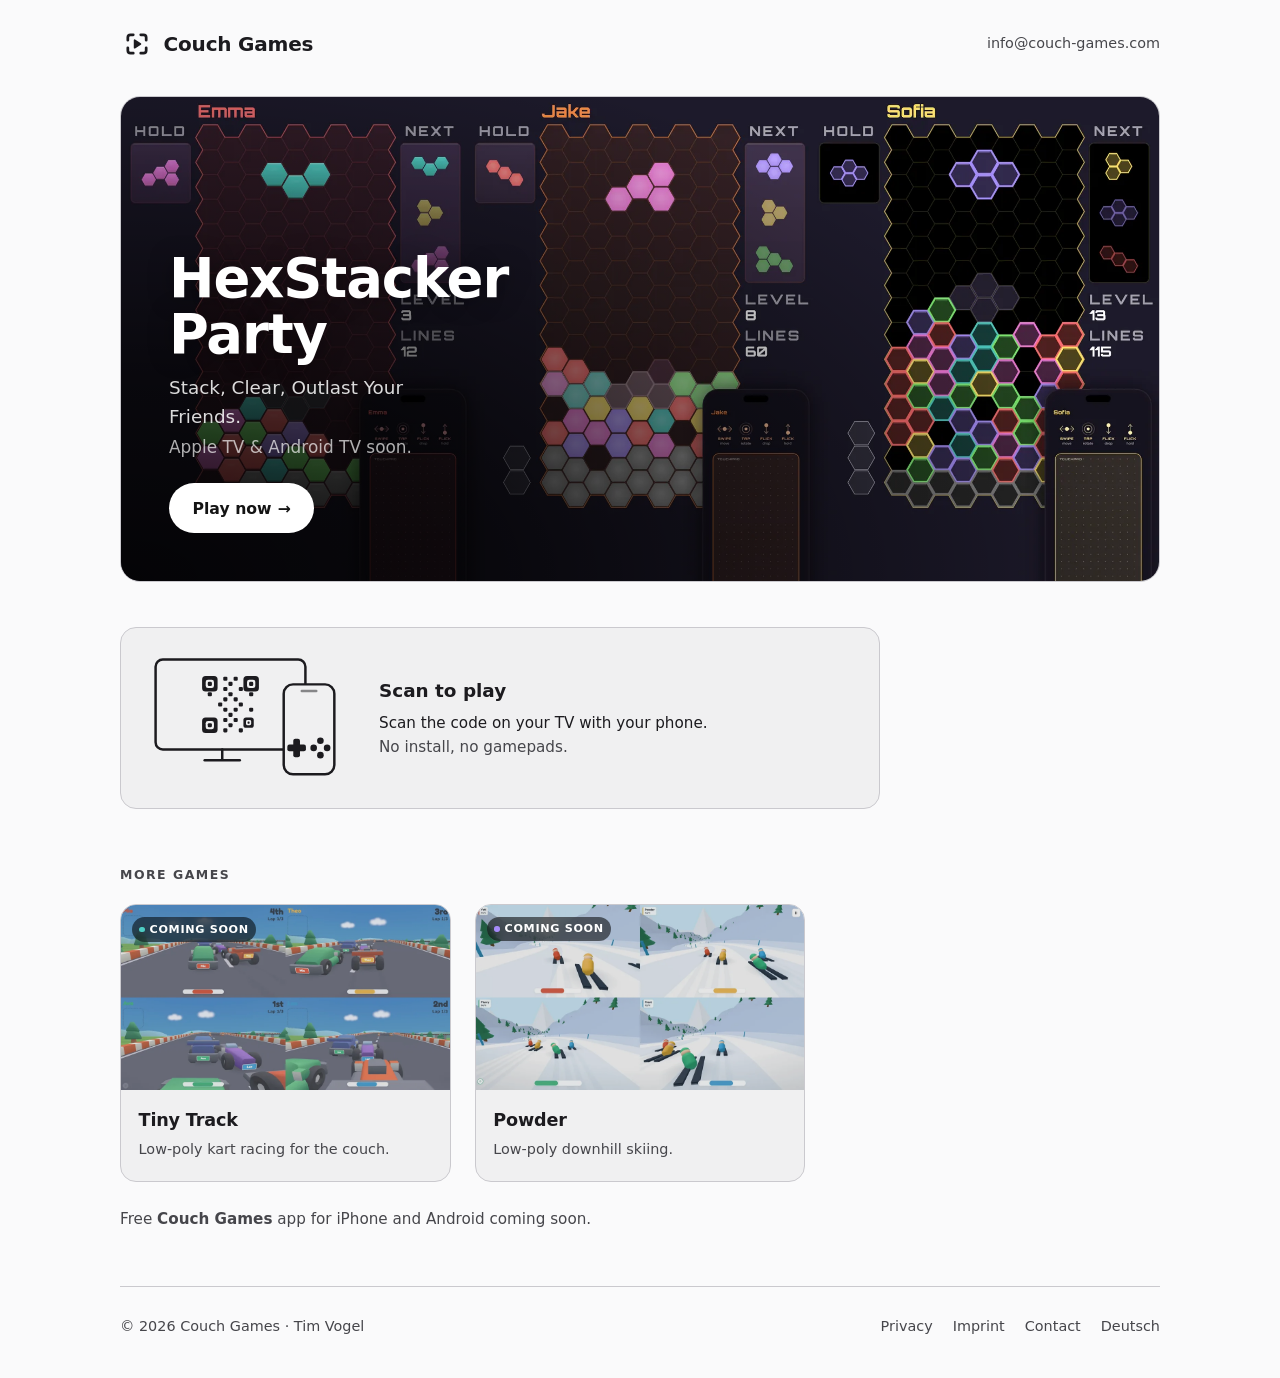
<file: index.html>
<!DOCTYPE html>
<html lang="en">
<head>
  <meta charset="UTF-8">
  <meta name="viewport" content="width=device-width, initial-scale=1.0, viewport-fit=cover">
  <meta name="theme-color" content="#FAFAFB" media="(prefers-color-scheme: light)">
  <meta name="theme-color" content="#0F0F11" media="(prefers-color-scheme: dark)">
  <title>Couch Games</title>
  <meta name="description" content="Couch Games turns your TV into the game and everyone's phone into a controller. Scan a QR code to join — no install, no extra gamepads. Starring HexStacker Party.">
  <link rel="canonical" href="https://couch-games.com/">
  <link rel="alternate" hreflang="en" href="https://couch-games.com/">
  <link rel="alternate" hreflang="de" href="https://couch-games.com/de/">
  <link rel="alternate" hreflang="x-default" href="https://couch-games.com/">
  <link rel="icon" href="/favicon.svg?v=4" type="image/svg+xml">
  <link rel="icon" href="/favicon.ico?v=4" sizes="16x16 32x32 48x48">
  <link rel="apple-touch-icon" href="/apple-touch-icon.png?v=4">
  <meta property="og:type" content="website">
  <meta property="og:title" content="Couch Games — play together on the big screen">
  <meta property="og:description" content="The TV is the game, your phone is the controller. Scan a QR code and play — no install.">
  <meta property="og:url" content="https://couch-games.com/">
  <meta property="og:image" content="https://couch-games.com/assets/artwork/hexstacker-16x9.webp">
  <link rel="stylesheet" href="/assets/theme.css?v=3">
  <link rel="stylesheet" href="/assets/landing.css?v=3">
</head>
<body>
  <div class="wrap">

    <!-- Offered to visitors whose browser prefers German. Suggests, never forces;
         dismissal and the footer toggle are both remembered in localStorage. -->
    <aside class="langbar" id="langbar" lang="de" hidden>
      <span>Diese Seite gibt es auch auf Deutsch.</span>
      <a class="langbar__accept" href="/de/" data-lang-set="de">Auf Deutsch anzeigen →</a>
      <button class="langbar__dismiss" type="button" aria-label="Schließen">✕</button>
    </aside>

    <header class="topbar">
      <a class="brand" href="/">
        <svg viewBox="0 0 100 100" aria-hidden="true" fill="none">
          <g stroke="currentColor" stroke-width="8" stroke-linecap="round" stroke-linejoin="round">
            <path d="M39 23 H31 a8 8 0 0 0 -8 8 V39"/>
            <path d="M61 23 H69 a8 8 0 0 1 8 8 V39"/>
            <path d="M61 77 H69 a8 8 0 0 0 8 -8 V61"/>
            <path d="M39 77 H31 a8 8 0 0 1 -8 -8 V61"/>
          </g>
          <path d="M43 39 L43 61 L60 50 Z" fill="currentColor" stroke="currentColor" stroke-width="5" stroke-linejoin="round" stroke-linecap="round"/>
        </svg>
        Couch&nbsp;Games
      </a>
      <a class="topbar__mail" href="mailto:info@couch-games.com">info@couch-games.com</a>
    </header>

    <section class="feature" aria-labelledby="feature-title">
      <img class="feature__bg" src="/assets/artwork/hexstacker-16x9.webp"
           srcset="/assets/artwork/hexstacker-16x9-960.webp 960w, /assets/artwork/hexstacker-16x9.webp 1920w"
           sizes="(max-width: 1160px) 100vw, 1040px"
           alt="HexStacker Party key art" width="1600" height="900" fetchpriority="high">
      <div class="feature__veil" aria-hidden="true"></div>
      <div class="feature__inner">
        <h1 id="feature-title">HexStacker Party</h1>
        <p>Stack, Clear, Outlast Your Friends.<br><span class="feature__sub">Apple&nbsp;TV &amp; Android&nbsp;TV soon.</span></p>
        <a class="cta" href="https://hexstacker.com"><span class="cta__label">Play now</span></a>
      </div>
    </section>

        <section class="how" aria-label="How it works">
      <div class="how__art" aria-hidden="true">
        <!-- TV showing an abstract (not real) square QR — three finder eyes,
             a bottom-right alignment mark, and sparse data modules — with a
             portrait phone as controller (D-pad + buttons in its lower half)
             overlapping the TV corner. One SVG so the composition can't drift. -->
        <svg viewBox="0 0 180 118" fill="none" stroke="currentColor" stroke-width="2.4" stroke-linejoin="round">
          <!-- TV; stand centered under the part the phone doesn't cover -->
          <rect x="2.5" y="2.5" width="145" height="87" rx="7"/>
          <path d="M67 89.5v10" stroke-linecap="round"/>
          <path d="M50 100h34" stroke-linecap="round"/>
          <!-- abstract square QR (footprint x39–94, y18–73), shifted to center on the TV screen (75,46) -->
          <g fill="currentColor" stroke="none" transform="translate(8.5 0.5)">
            <rect x="39" y="18" width="15" height="15" rx="3.4"/><rect x="42.5" y="21.5" width="8" height="8" rx="2.2" fill="var(--surface-low)"/><rect x="44.5" y="23.5" width="4" height="4" rx="1.2"/><rect x="79" y="18" width="15" height="15" rx="3.4"/><rect x="82.5" y="21.5" width="8" height="8" rx="2.2" fill="var(--surface-low)"/><rect x="84.5" y="23.5" width="4" height="4" rx="1.2"/><rect x="39" y="58" width="15" height="15" rx="3.4"/><rect x="42.5" y="61.5" width="8" height="8" rx="2.2" fill="var(--surface-low)"/><rect x="44.5" y="63.5" width="4" height="4" rx="1.2"/>
            <rect x="79" y="58" width="10" height="10" rx="2.5"/><rect x="81.5" y="60.5" width="5" height="5" rx="1.4" fill="var(--surface-low)"/><rect x="83.0" y="62.0" width="2" height="2" rx="0.6"/>
            <rect x="59.5" y="18.5" width="4" height="4" rx="1.1"/>
            <rect x="69.5" y="18.5" width="4" height="4" rx="1.1"/>
            <rect x="64.5" y="23.5" width="4" height="4" rx="1.1"/>
            <rect x="59.5" y="28.5" width="4" height="4" rx="1.1"/>
            <rect x="74.5" y="28.5" width="4" height="4" rx="1.1"/>
            <rect x="44.5" y="33.5" width="4" height="4" rx="1.1"/>
            <rect x="64.5" y="33.5" width="4" height="4" rx="1.1"/>
            <rect x="84.5" y="33.5" width="4" height="4" rx="1.1"/>
            <rect x="59.5" y="38.5" width="4" height="4" rx="1.1"/>
            <rect x="69.5" y="38.5" width="4" height="4" rx="1.1"/>
            <rect x="54.5" y="43.5" width="4" height="4" rx="1.1"/>
            <rect x="74.5" y="43.5" width="4" height="4" rx="1.1"/>
            <rect x="59.5" y="48.5" width="4" height="4" rx="1.1"/>
            <rect x="69.5" y="48.5" width="4" height="4" rx="1.1"/>
            <rect x="84.5" y="48.5" width="4" height="4" rx="1.1"/>
            <rect x="64.5" y="53.5" width="4" height="4" rx="1.1"/>
            <rect x="59.5" y="58.5" width="4" height="4" rx="1.1"/>
            <rect x="69.5" y="58.5" width="4" height="4" rx="1.1"/>
            <rect x="64.5" y="63.5" width="4" height="4" rx="1.1"/>
            <rect x="59.5" y="68.5" width="4" height="4" rx="1.1"/>
            <rect x="74.5" y="68.5" width="4" height="4" rx="1.1"/>
          </g>
          <!-- portrait phone as controller; its fill masks the TV corner behind it -->
          <g transform="translate(124,24)">
            <rect x="2.5" y="2.5" width="49" height="87" rx="9" fill="var(--surface-low)"/>
            <path d="M20 9h14" stroke-linecap="round" opacity="0.5"/>
            <g fill="currentColor" stroke="none">
              <!-- D-pad (left) -->
              <rect x="11.75" y="55" width="6.5" height="18" rx="2"/>
              <rect x="6" y="60.75" width="18" height="6.5" rx="2"/>
              <!-- action buttons (right) -->
              <circle cx="38" cy="57" r="3.2"/><circle cx="38" cy="71" r="3.2"/>
              <circle cx="31.5" cy="64" r="3.2"/><circle cx="44.5" cy="64" r="3.2"/>
            </g>
          </g>
        </svg>
      </div>
      <div class="how__copy">
        <h2>Scan to play</h2>
        <p><span class="lead">Scan the code on your TV with your phone.</span><br>No install, no gamepads.</p>
      </div>
    </section>

    <section class="section" aria-labelledby="more-heading">
      <h2 class="section__label" id="more-heading">More games</h2>
      <div class="shelf">

        <article class="tile tile--soon tile--tinytrack">
          <div class="tile__poster">
            <img src="/assets/artwork/tinytrack-16x9.webp"
                 srcset="/assets/artwork/tinytrack-16x9-960.webp 960w, /assets/artwork/tinytrack-16x9.webp 1920w"
                 sizes="(max-width: 700px) 100vw, (max-width: 1000px) 50vw, 330px"
                 alt="Tiny Track key art" width="1600" height="900" loading="lazy">
            <span class="tile__status">Coming soon</span>
          </div>
          <div class="tile__body">
            <h3>Tiny Track</h3>
            <p>Low-poly kart racing for the couch.</p>
          </div>
        </article>

        <article class="tile tile--soon tile--powder">
          <div class="tile__poster">
            <img src="/assets/artwork/powder-16x9.webp"
                 srcset="/assets/artwork/powder-16x9-960.webp 960w, /assets/artwork/powder-16x9.webp 1920w"
                 sizes="(max-width: 700px) 100vw, (max-width: 1000px) 50vw, 330px"
                 alt="Powder key art" width="1600" height="900" loading="lazy">
            <span class="tile__status">Coming soon</span>
          </div>
          <div class="tile__body">
            <h3>Powder</h3>
            <p>Low-poly downhill skiing.</p>
          </div>
        </article>

      </div>
      <p class="apps-note">Free <strong>Couch Games</strong> app for iPhone and Android coming soon.</p>
    </section>

    <footer>
      <div class="footer-row">
        <span>© 2026 Couch Games · Tim Vogel</span>
        <nav class="footer-links">
          <a href="/en/privacy">Privacy</a>
          <a href="/en/imprint">Imprint</a>
          <a href="mailto:info@couch-games.com">Contact</a>
          <a href="/de/" class="lang-toggle" data-lang-set="de" hreflang="de">Deutsch</a>
        </nav>
      </div>
    </footer>

  </div>

  <script src="/assets/lang.js?v=2"></script>
</body>
</html>
</file>
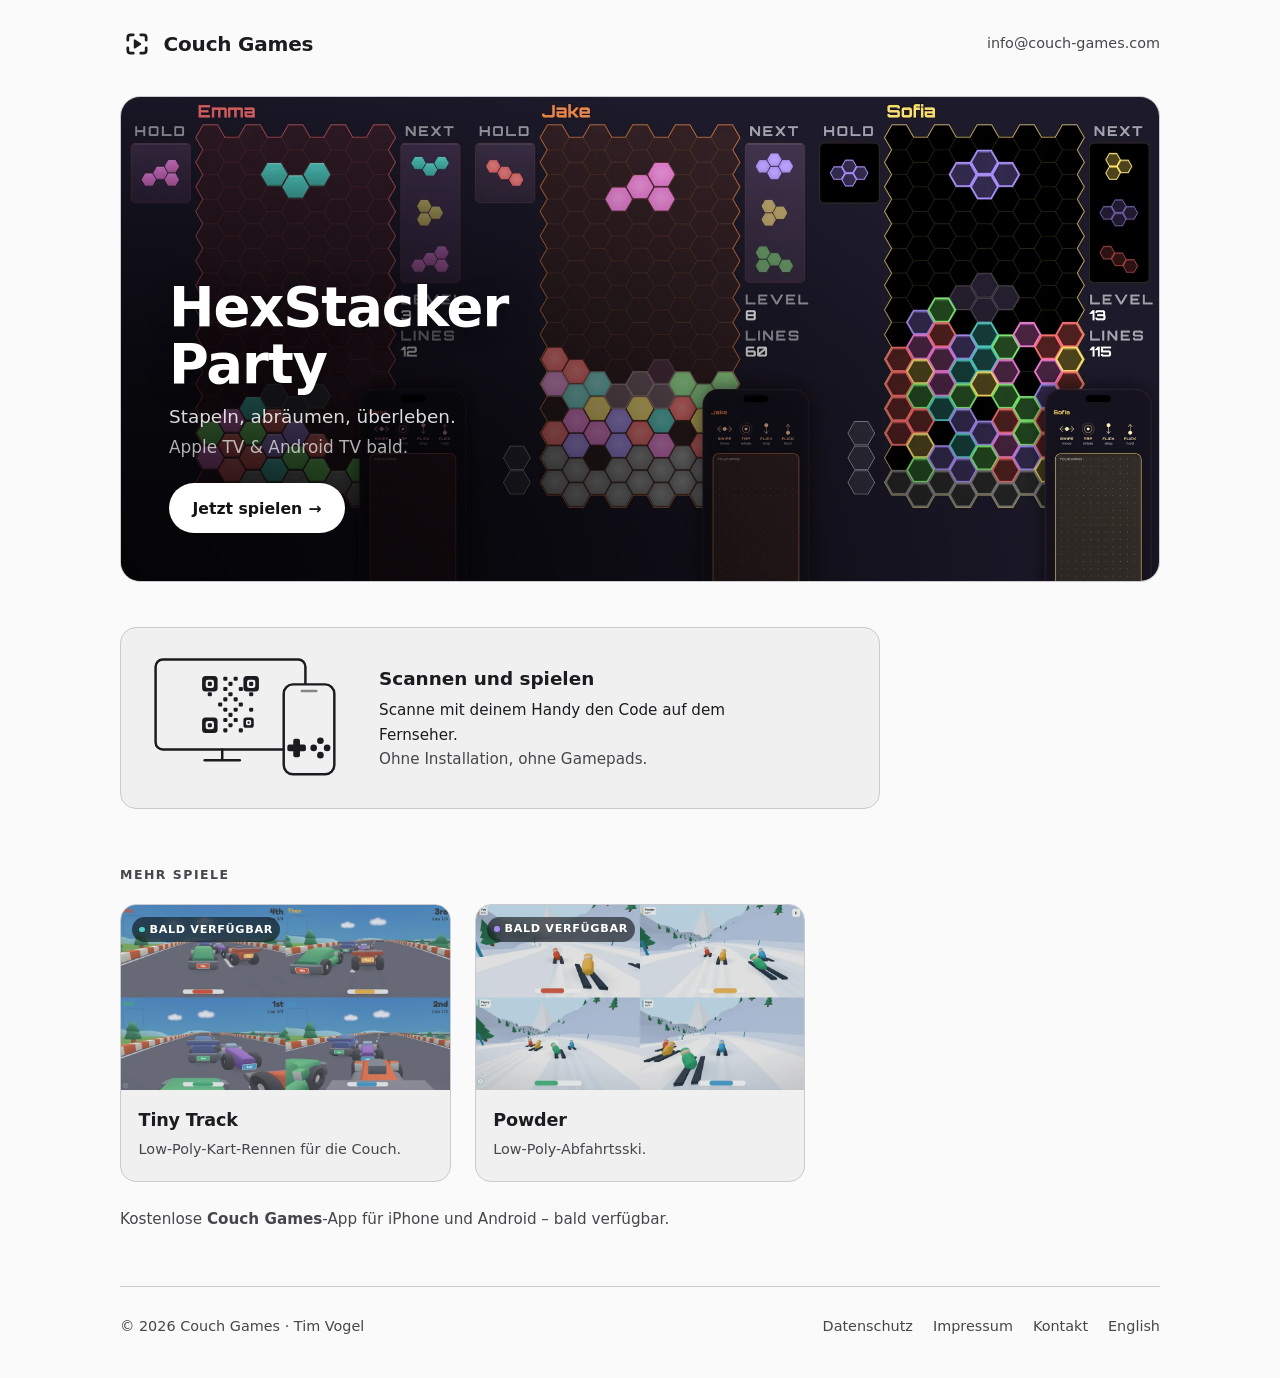
<file: de/index.html>
<!DOCTYPE html>
<html lang="de">
<head>
  <meta charset="UTF-8">
  <meta name="viewport" content="width=device-width, initial-scale=1.0, viewport-fit=cover">
  <meta name="theme-color" content="#FAFAFB" media="(prefers-color-scheme: light)">
  <meta name="theme-color" content="#0F0F11" media="(prefers-color-scheme: dark)">
  <title>Couch Games</title>
  <meta name="description" content="Couch Games macht deinen Fernseher zum Spiel und jedes Handy zum Controller. QR-Code scannen und mitspielen – ohne Installation, ohne zusätzliche Gamepads. Mit HexStacker Party.">
  <link rel="canonical" href="https://couch-games.com/de/">
  <link rel="alternate" hreflang="en" href="https://couch-games.com/">
  <link rel="alternate" hreflang="de" href="https://couch-games.com/de/">
  <link rel="alternate" hreflang="x-default" href="https://couch-games.com/">
  <link rel="icon" href="/favicon.svg?v=4" type="image/svg+xml">
  <link rel="icon" href="/favicon.ico?v=4" sizes="16x16 32x32 48x48">
  <link rel="apple-touch-icon" href="/apple-touch-icon.png?v=4">
  <meta property="og:type" content="website">
  <meta property="og:title" content="Couch Games – gemeinsam am großen Bildschirm spielen">
  <meta property="og:description" content="Der Fernseher ist das Spiel, dein Handy der Controller. QR-Code scannen und losspielen – ohne Installation.">
  <meta property="og:url" content="https://couch-games.com/de/">
  <meta property="og:image" content="https://couch-games.com/assets/artwork/hexstacker-16x9.webp">
  <link rel="stylesheet" href="/assets/theme.css?v=3">
  <link rel="stylesheet" href="/assets/landing.css?v=3">
</head>
<body>
  <div class="wrap">

    <header class="topbar">
      <a class="brand" href="/de/">
        <svg viewBox="0 0 100 100" aria-hidden="true" fill="none">
          <g stroke="currentColor" stroke-width="8" stroke-linecap="round" stroke-linejoin="round">
            <path d="M39 23 H31 a8 8 0 0 0 -8 8 V39"/>
            <path d="M61 23 H69 a8 8 0 0 1 8 8 V39"/>
            <path d="M61 77 H69 a8 8 0 0 0 8 -8 V61"/>
            <path d="M39 77 H31 a8 8 0 0 1 -8 -8 V61"/>
          </g>
          <path d="M43 39 L43 61 L60 50 Z" fill="currentColor" stroke="currentColor" stroke-width="5" stroke-linejoin="round" stroke-linecap="round"/>
        </svg>
        Couch&nbsp;Games
      </a>
      <a class="topbar__mail" href="mailto:info@couch-games.com">info@couch-games.com</a>
    </header>

    <section class="feature" aria-labelledby="feature-title">
      <img class="feature__bg" src="/assets/artwork/hexstacker-16x9.webp"
           srcset="/assets/artwork/hexstacker-16x9-960.webp 960w, /assets/artwork/hexstacker-16x9.webp 1920w"
           sizes="(max-width: 1160px) 100vw, 1040px"
           alt="HexStacker Party – Artwork" width="1600" height="900" fetchpriority="high">
      <div class="feature__veil" aria-hidden="true"></div>
      <div class="feature__inner">
        <h1 id="feature-title">HexStacker Party</h1>
        <p>Stapeln, abräumen, überleben.<br><span class="feature__sub">Apple&nbsp;TV &amp; Android&nbsp;TV bald.</span></p>
        <a class="cta" href="https://hexstacker.com"><span class="cta__label">Jetzt spielen</span></a>
      </div>
    </section>

        <section class="how" aria-label="So funktioniert's">
      <div class="how__art" aria-hidden="true">
        <!-- TV showing an abstract (not real) square QR — three finder eyes,
             a bottom-right alignment mark, and sparse data modules — with a
             portrait phone as controller (D-pad + buttons in its lower half)
             overlapping the TV corner. One SVG so the composition can't drift. -->
        <svg viewBox="0 0 180 118" fill="none" stroke="currentColor" stroke-width="2.4" stroke-linejoin="round">
          <!-- TV; stand centered under the part the phone doesn't cover -->
          <rect x="2.5" y="2.5" width="145" height="87" rx="7"/>
          <path d="M67 89.5v10" stroke-linecap="round"/>
          <path d="M50 100h34" stroke-linecap="round"/>
          <!-- abstract square QR (footprint x39–94, y18–73), shifted to center on the TV screen (75,46) -->
          <g fill="currentColor" stroke="none" transform="translate(8.5 0.5)">
            <rect x="39" y="18" width="15" height="15" rx="3.4"/><rect x="42.5" y="21.5" width="8" height="8" rx="2.2" fill="var(--surface-low)"/><rect x="44.5" y="23.5" width="4" height="4" rx="1.2"/><rect x="79" y="18" width="15" height="15" rx="3.4"/><rect x="82.5" y="21.5" width="8" height="8" rx="2.2" fill="var(--surface-low)"/><rect x="84.5" y="23.5" width="4" height="4" rx="1.2"/><rect x="39" y="58" width="15" height="15" rx="3.4"/><rect x="42.5" y="61.5" width="8" height="8" rx="2.2" fill="var(--surface-low)"/><rect x="44.5" y="63.5" width="4" height="4" rx="1.2"/>
            <rect x="79" y="58" width="10" height="10" rx="2.5"/><rect x="81.5" y="60.5" width="5" height="5" rx="1.4" fill="var(--surface-low)"/><rect x="83.0" y="62.0" width="2" height="2" rx="0.6"/>
            <rect x="59.5" y="18.5" width="4" height="4" rx="1.1"/>
            <rect x="69.5" y="18.5" width="4" height="4" rx="1.1"/>
            <rect x="64.5" y="23.5" width="4" height="4" rx="1.1"/>
            <rect x="59.5" y="28.5" width="4" height="4" rx="1.1"/>
            <rect x="74.5" y="28.5" width="4" height="4" rx="1.1"/>
            <rect x="44.5" y="33.5" width="4" height="4" rx="1.1"/>
            <rect x="64.5" y="33.5" width="4" height="4" rx="1.1"/>
            <rect x="84.5" y="33.5" width="4" height="4" rx="1.1"/>
            <rect x="59.5" y="38.5" width="4" height="4" rx="1.1"/>
            <rect x="69.5" y="38.5" width="4" height="4" rx="1.1"/>
            <rect x="54.5" y="43.5" width="4" height="4" rx="1.1"/>
            <rect x="74.5" y="43.5" width="4" height="4" rx="1.1"/>
            <rect x="59.5" y="48.5" width="4" height="4" rx="1.1"/>
            <rect x="69.5" y="48.5" width="4" height="4" rx="1.1"/>
            <rect x="84.5" y="48.5" width="4" height="4" rx="1.1"/>
            <rect x="64.5" y="53.5" width="4" height="4" rx="1.1"/>
            <rect x="59.5" y="58.5" width="4" height="4" rx="1.1"/>
            <rect x="69.5" y="58.5" width="4" height="4" rx="1.1"/>
            <rect x="64.5" y="63.5" width="4" height="4" rx="1.1"/>
            <rect x="59.5" y="68.5" width="4" height="4" rx="1.1"/>
            <rect x="74.5" y="68.5" width="4" height="4" rx="1.1"/>
          </g>
          <!-- portrait phone as controller; its fill masks the TV corner behind it -->
          <g transform="translate(124,24)">
            <rect x="2.5" y="2.5" width="49" height="87" rx="9" fill="var(--surface-low)"/>
            <path d="M20 9h14" stroke-linecap="round" opacity="0.5"/>
            <g fill="currentColor" stroke="none">
              <!-- D-pad (left) -->
              <rect x="11.75" y="55" width="6.5" height="18" rx="2"/>
              <rect x="6" y="60.75" width="18" height="6.5" rx="2"/>
              <!-- action buttons (right) -->
              <circle cx="38" cy="57" r="3.2"/><circle cx="38" cy="71" r="3.2"/>
              <circle cx="31.5" cy="64" r="3.2"/><circle cx="44.5" cy="64" r="3.2"/>
            </g>
          </g>
        </svg>
      </div>
      <div class="how__copy">
        <h2>Scannen und spielen</h2>
        <p><span class="lead">Scanne mit deinem Handy den Code auf dem Fernseher.</span><br>Ohne Installation, ohne Gamepads.</p>
      </div>
    </section>

    <section class="section" aria-labelledby="more-heading">
      <h2 class="section__label" id="more-heading">Mehr Spiele</h2>
      <div class="shelf">

        <article class="tile tile--soon tile--tinytrack">
          <div class="tile__poster">
            <img src="/assets/artwork/tinytrack-16x9.webp"
                 srcset="/assets/artwork/tinytrack-16x9-960.webp 960w, /assets/artwork/tinytrack-16x9.webp 1920w"
                 sizes="(max-width: 700px) 100vw, (max-width: 1000px) 50vw, 330px"
                 alt="Tiny Track – Artwork" width="1600" height="900" loading="lazy">
            <span class="tile__status">Bald verfügbar</span>
          </div>
          <div class="tile__body">
            <h3>Tiny Track</h3>
            <p>Low-Poly-Kart-Rennen für die Couch.</p>
          </div>
        </article>

        <article class="tile tile--soon tile--powder">
          <div class="tile__poster">
            <img src="/assets/artwork/powder-16x9.webp"
                 srcset="/assets/artwork/powder-16x9-960.webp 960w, /assets/artwork/powder-16x9.webp 1920w"
                 sizes="(max-width: 700px) 100vw, (max-width: 1000px) 50vw, 330px"
                 alt="Powder – Artwork" width="1600" height="900" loading="lazy">
            <span class="tile__status">Bald verfügbar</span>
          </div>
          <div class="tile__body">
            <h3>Powder</h3>
            <p>Low-Poly-Abfahrtsski.</p>
          </div>
        </article>

      </div>
      <p class="apps-note">Kostenlose <strong>Couch&nbsp;Games</strong>-App für iPhone und Android – bald verfügbar.</p>
    </section>

    <footer>
      <div class="footer-row">
        <span>© 2026 Couch Games · Tim Vogel</span>
        <nav class="footer-links">
          <a href="/privacy">Datenschutz</a>
          <a href="/imprint">Impressum</a>
          <a href="mailto:info@couch-games.com">Kontakt</a>
          <a href="/" class="lang-toggle" data-lang-set="en" hreflang="en">English</a>
        </nav>
      </div>
    </footer>

  </div>

  <script src="/assets/lang.js?v=2"></script>
</body>
</html>
</file>
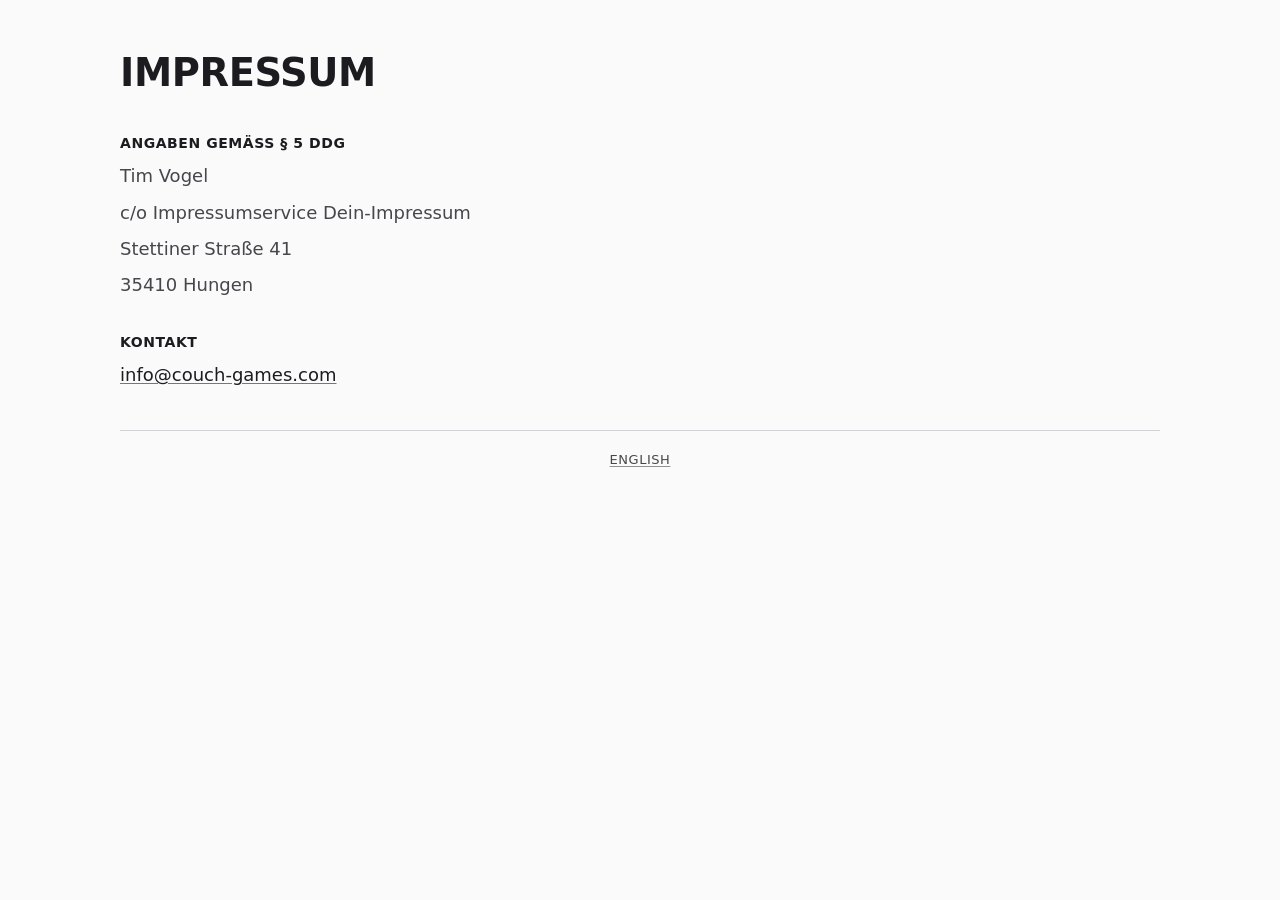
<file: imprint.html>
<!DOCTYPE html>
<html lang="de">
<head>
  <meta charset="UTF-8">
  <meta name="viewport" content="width=device-width, initial-scale=1.0, viewport-fit=cover">
  <meta name="theme-color" content="#FAFAFB" media="(prefers-color-scheme: light)">
  <meta name="theme-color" content="#0F0F11" media="(prefers-color-scheme: dark)">
  <meta name="robots" content="noindex">
  <title>Impressum · Couch Games</title>
  <link rel="icon" href="/favicon.svg" type="image/svg+xml">
  <link rel="icon" href="/favicon.ico" sizes="32x32">
  <link rel="stylesheet" href="/assets/theme.css?v=3">
  <link rel="stylesheet" href="/assets/legal.css?v=4">
</head>
<body>
  <main class="legal-shell">
    <h1>IMPRESSUM</h1>
    <dl>
      <dt>Angaben gemäß § 5 DDG</dt>
      <dd>Tim Vogel</dd>
      <dd>c/o Impressumservice Dein-Impressum</dd>
      <dd>Stettiner Straße 41</dd>
      <dd>35410 Hungen</dd>
      <dt>Kontakt</dt>
      <dd><a href="mailto:info@couch-games.com">info@couch-games.com</a></dd>
    </dl>
    <p class="footer">
      <span><a class="lang-switch" href="/en/imprint">English</a></span>
    </p>
  </main>
  <script src="/assets/lang.js?v=2"></script>
</body>
</html>
</file>
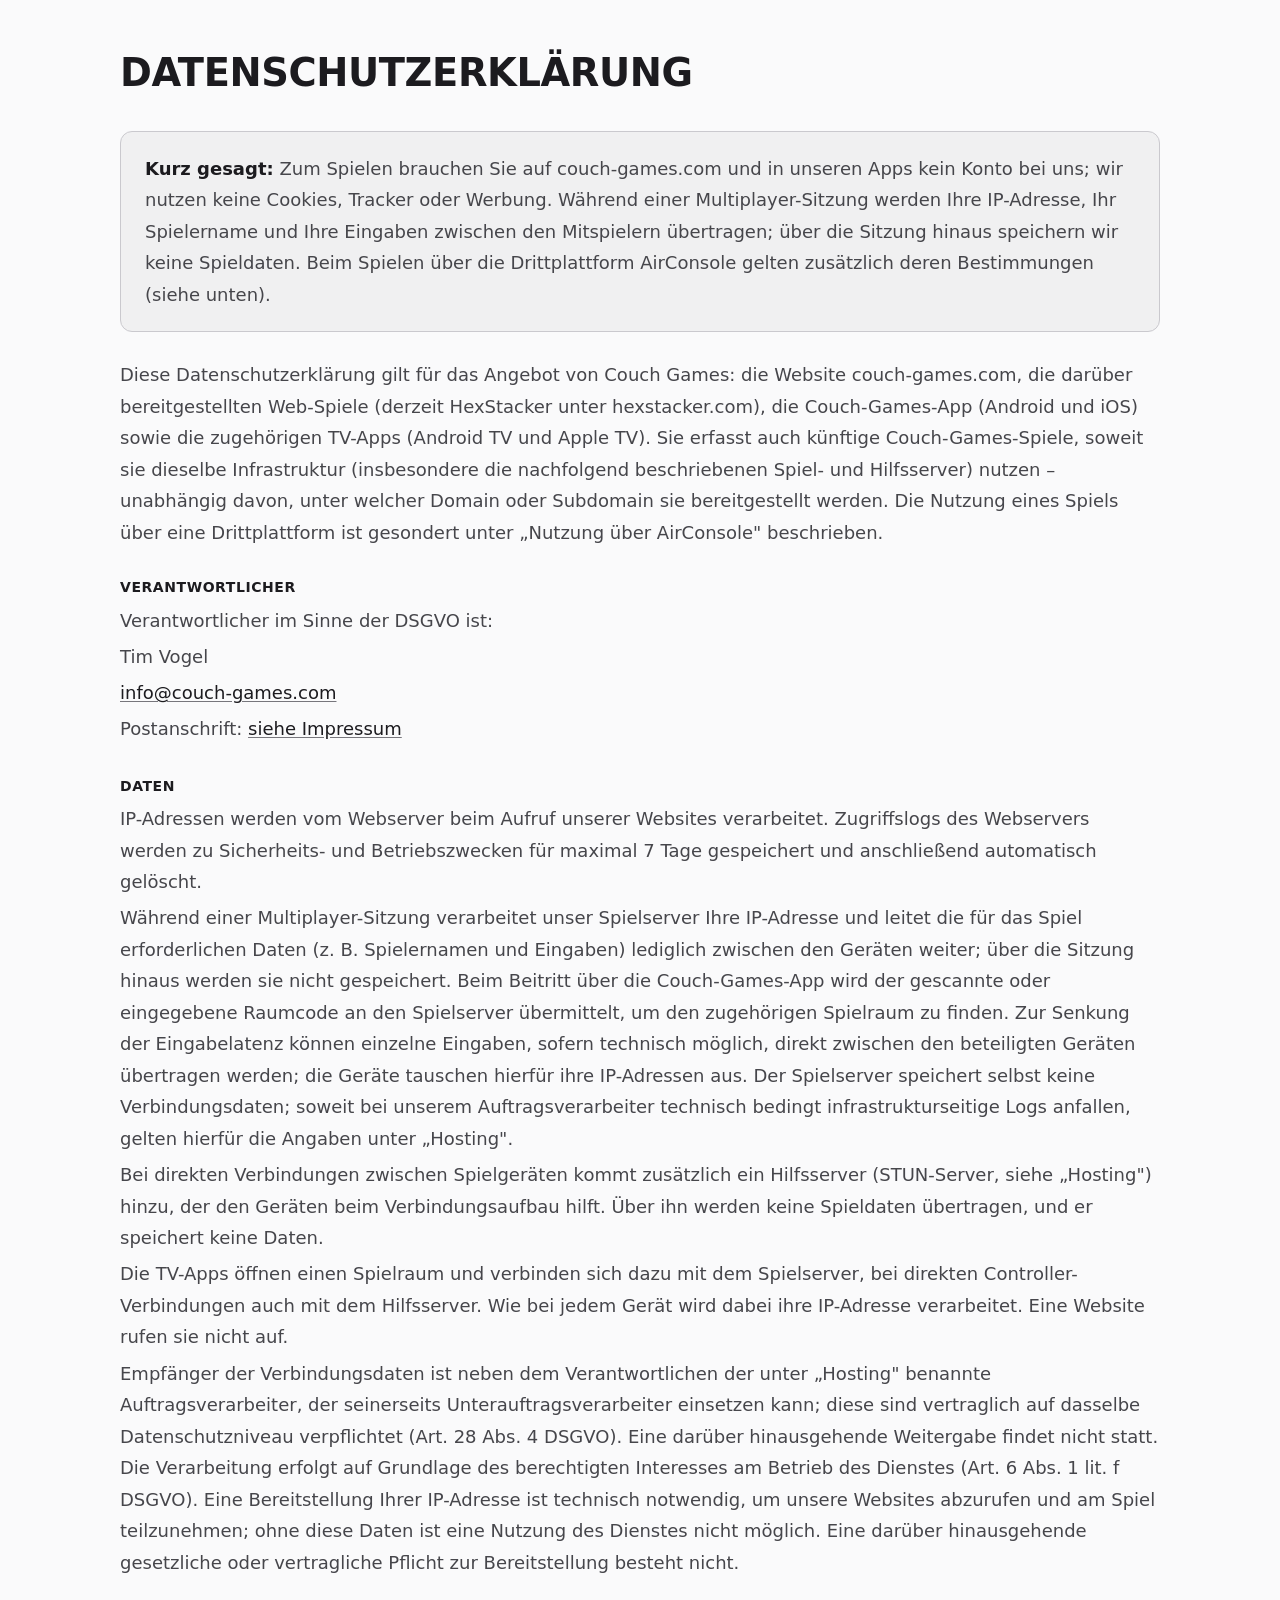
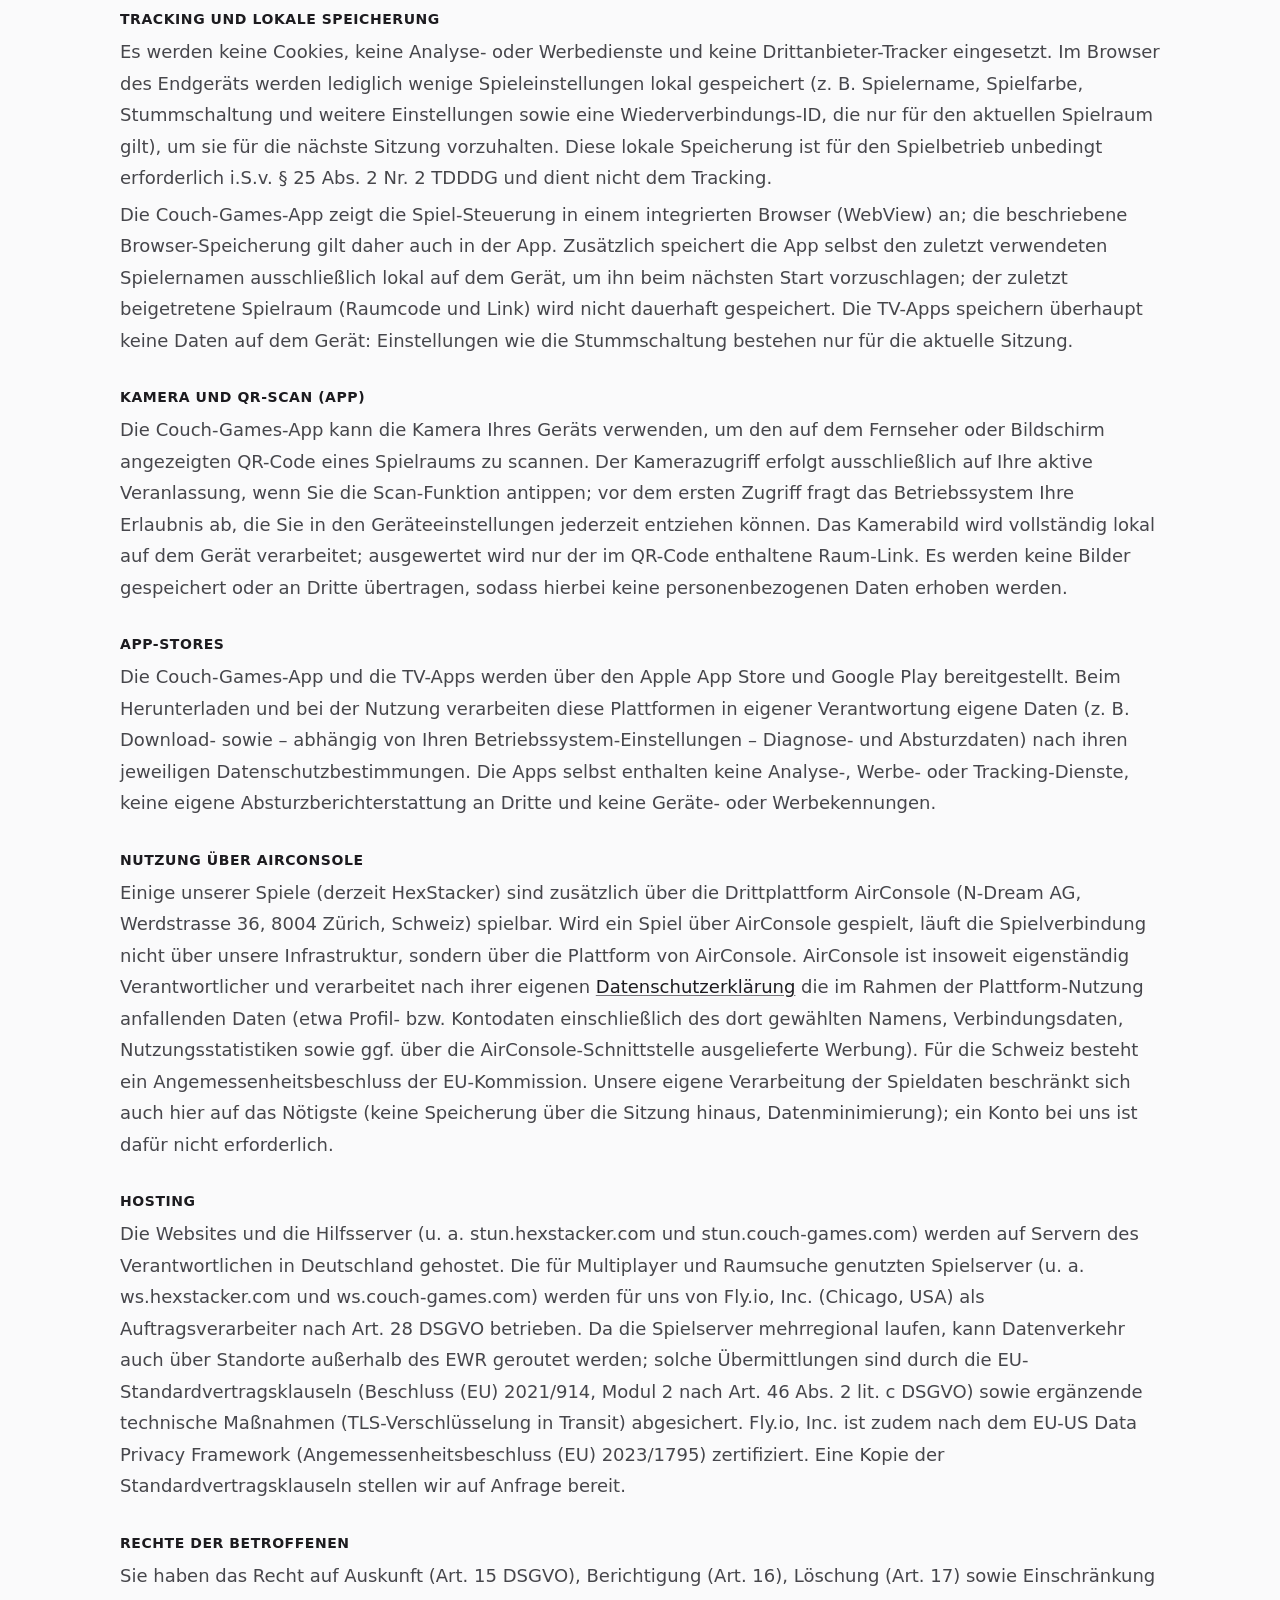
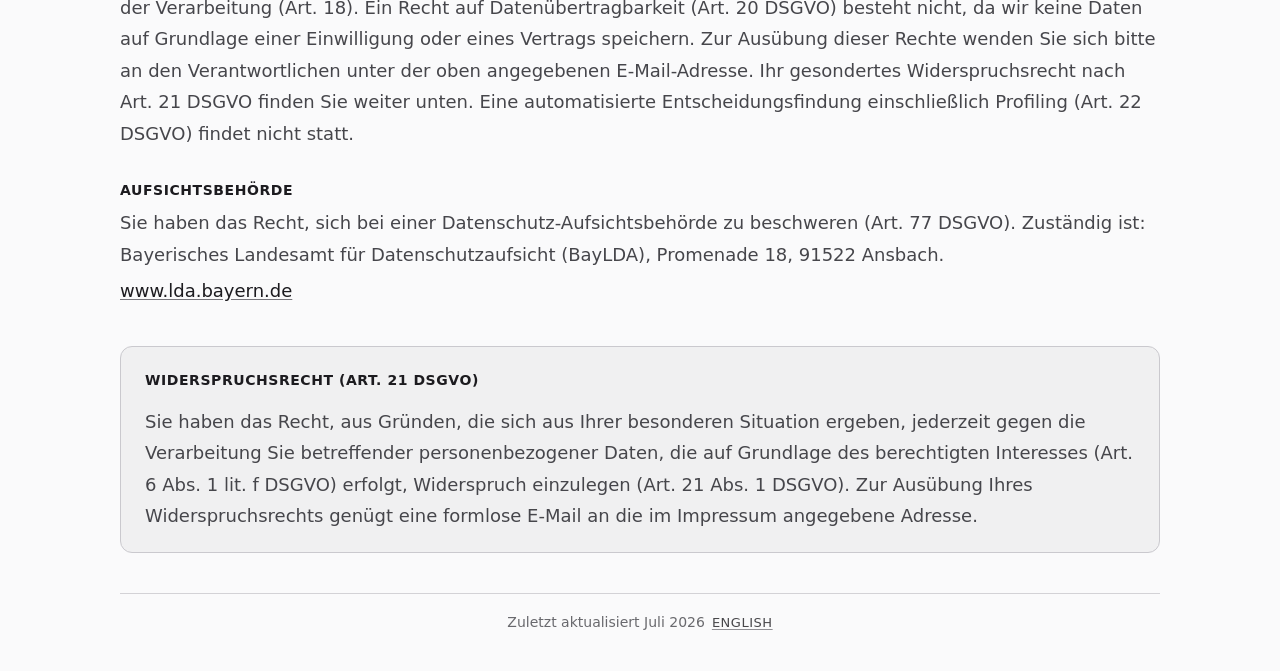
<file: privacy.html>
<!DOCTYPE html>
<html lang="de">
<head>
  <meta charset="UTF-8">
  <meta name="viewport" content="width=device-width, initial-scale=1.0, viewport-fit=cover">
  <meta name="theme-color" content="#FAFAFB" media="(prefers-color-scheme: light)">
  <meta name="theme-color" content="#0F0F11" media="(prefers-color-scheme: dark)">
  <meta name="robots" content="noindex">
  <title>Datenschutz · Couch Games</title>
  <link rel="icon" href="/favicon.svg" type="image/svg+xml">
  <link rel="icon" href="/favicon.ico" sizes="32x32">
  <link rel="stylesheet" href="/assets/theme.css?v=3">
  <link rel="stylesheet" href="/assets/legal.css?v=4">
</head>
<body>
  <main class="legal-shell">
    <h1>DATENSCHUTZ&shy;ERKLÄRUNG</h1>
    <p class="summary"><strong>Kurz gesagt:</strong> Zum Spielen brauchen Sie auf couch-games.com und in unseren Apps kein Konto bei uns; wir nutzen keine Cookies, Tracker oder Werbung. Während einer Multiplayer-Sitzung werden Ihre IP-Adresse, Ihr Spielername und Ihre Eingaben zwischen den Mitspielern übertragen; über die Sitzung hinaus speichern wir keine Spieldaten. Beim Spielen über die Drittplattform AirConsole gelten zusätzlich deren Bestimmungen (siehe unten).</p>
    <p class="intro">Diese Datenschutzerklärung gilt für das Angebot von Couch Games: die Website couch-games.com, die darüber bereitgestellten Web-Spiele (derzeit HexStacker unter hexstacker.com), die Couch-Games-App (Android und iOS) sowie die zugehörigen TV-Apps (Android TV und Apple TV). Sie erfasst auch künftige Couch-Games-Spiele, soweit sie dieselbe Infrastruktur (insbesondere die nachfolgend beschriebenen Spiel- und Hilfsserver) nutzen – unabhängig davon, unter welcher Domain oder Subdomain sie bereitgestellt werden. Die Nutzung eines Spiels über eine Drittplattform ist gesondert unter „Nutzung über AirConsole" beschrieben.</p>
    <dl>
      <dt>Verantwortlicher</dt>
      <dd>Verantwortlicher im Sinne der DSGVO ist:</dd>
      <dd>Tim Vogel</dd>
      <dd><a href="mailto:info@couch-games.com">info@couch-games.com</a></dd>
      <dd>Postanschrift: <a href="/imprint">siehe Impressum</a></dd>
      <dt>Daten</dt>
      <dd>IP-Adressen werden vom Webserver beim Aufruf unserer Websites verarbeitet. Zugriffslogs des Webservers werden zu Sicherheits- und Betriebszwecken für maximal 7 Tage gespeichert und anschließend automatisch gelöscht.</dd>
      <dd>Während einer Multiplayer-Sitzung verarbeitet unser Spielserver Ihre IP-Adresse und leitet die für das Spiel erforderlichen Daten (z. B. Spielernamen und Eingaben) lediglich zwischen den Geräten weiter; über die Sitzung hinaus werden sie nicht gespeichert. Beim Beitritt über die Couch-Games-App wird der gescannte oder eingegebene Raumcode an den Spielserver übermittelt, um den zugehörigen Spielraum zu finden. Zur Senkung der Eingabelatenz können einzelne Eingaben, sofern technisch möglich, direkt zwischen den beteiligten Geräten übertragen werden; die Geräte tauschen hierfür ihre IP-Adressen aus. Der Spielserver speichert selbst keine Verbindungsdaten; soweit bei unserem Auftragsverarbeiter technisch bedingt infrastrukturseitige Logs anfallen, gelten hierfür die Angaben unter „Hosting".</dd>
      <dd>Bei direkten Verbindungen zwischen Spielgeräten kommt zusätzlich ein Hilfsserver (STUN-Server, siehe „Hosting") hinzu, der den Geräten beim Verbindungsaufbau hilft. Über ihn werden keine Spieldaten übertragen, und er speichert keine Daten.</dd>
      <dd>Die TV-Apps öffnen einen Spielraum und verbinden sich dazu mit dem Spielserver, bei direkten Controller-Verbindungen auch mit dem Hilfsserver. Wie bei jedem Gerät wird dabei ihre IP-Adresse verarbeitet. Eine Website rufen sie nicht auf.</dd>
      <dd>Empfänger der Verbindungsdaten ist neben dem Verantwortlichen der unter „Hosting" benannte Auftragsverarbeiter, der seinerseits Unterauftragsverarbeiter einsetzen kann; diese sind vertraglich auf dasselbe Datenschutzniveau verpflichtet (Art. 28 Abs. 4 DSGVO). Eine darüber hinausgehende Weitergabe findet nicht statt. Die Verarbeitung erfolgt auf Grundlage des berechtigten Interesses am Betrieb des Dienstes (Art. 6 Abs. 1 lit. f DSGVO). Eine Bereitstellung Ihrer IP-Adresse ist technisch notwendig, um unsere Websites abzurufen und am Spiel teilzunehmen; ohne diese Daten ist eine Nutzung des Dienstes nicht möglich. Eine darüber hinausgehende gesetzliche oder vertragliche Pflicht zur Bereitstellung besteht nicht.</dd>
      <dt>Tracking und lokale Speicherung</dt>
      <dd>Es werden keine Cookies, keine Analyse- oder Werbedienste und keine Drittanbieter-Tracker eingesetzt. Im Browser des Endgeräts werden lediglich wenige Spieleinstellungen lokal gespeichert (z. B. Spielername, Spielfarbe, Stummschaltung und weitere Einstellungen sowie eine Wiederverbindungs-ID, die nur für den aktuellen Spielraum gilt), um sie für die nächste Sitzung vorzuhalten. Diese lokale Speicherung ist für den Spielbetrieb unbedingt erforderlich i.S.v. § 25 Abs. 2 Nr. 2 TDDDG und dient nicht dem Tracking.</dd>
      <dd>Die Couch-Games-App zeigt die Spiel-Steuerung in einem integrierten Browser (WebView) an; die beschriebene Browser-Speicherung gilt daher auch in der App. Zusätzlich speichert die App selbst den zuletzt verwendeten Spielernamen ausschließlich lokal auf dem Gerät, um ihn beim nächsten Start vorzuschlagen; der zuletzt beigetretene Spielraum (Raumcode und Link) wird nicht dauerhaft gespeichert. Die TV-Apps speichern überhaupt keine Daten auf dem Gerät: Einstellungen wie die Stummschaltung bestehen nur für die aktuelle Sitzung.</dd>
      <dt>Kamera und QR-Scan (App)</dt>
      <dd>Die Couch-Games-App kann die Kamera Ihres Geräts verwenden, um den auf dem Fernseher oder Bildschirm angezeigten QR-Code eines Spielraums zu scannen. Der Kamerazugriff erfolgt ausschließlich auf Ihre aktive Veranlassung, wenn Sie die Scan-Funktion antippen; vor dem ersten Zugriff fragt das Betriebssystem Ihre Erlaubnis ab, die Sie in den Geräteeinstellungen jederzeit entziehen können. Das Kamerabild wird vollständig lokal auf dem Gerät verarbeitet; ausgewertet wird nur der im QR-Code enthaltene Raum-Link. Es werden keine Bilder gespeichert oder an Dritte übertragen, sodass hierbei keine personenbezogenen Daten erhoben werden.</dd>
      <dt>App-Stores</dt>
      <dd>Die Couch-Games-App und die TV-Apps werden über den Apple App Store und Google Play bereitgestellt. Beim Herunterladen und bei der Nutzung verarbeiten diese Plattformen in eigener Verantwortung eigene Daten (z. B. Download- sowie – abhängig von Ihren Betriebssystem-Einstellungen – Diagnose- und Absturzdaten) nach ihren jeweiligen Datenschutzbestimmungen. Die Apps selbst enthalten keine Analyse-, Werbe- oder Tracking-Dienste, keine eigene Absturzberichterstattung an Dritte und keine Geräte- oder Werbekennungen.</dd>
      <dt>Nutzung über AirConsole</dt>
      <dd>Einige unserer Spiele (derzeit HexStacker) sind zusätzlich über die Drittplattform AirConsole (N-Dream AG, Werdstrasse 36, 8004 Zürich, Schweiz) spielbar. Wird ein Spiel über AirConsole gespielt, läuft die Spielverbindung nicht über unsere Infrastruktur, sondern über die Plattform von AirConsole. AirConsole ist insoweit eigenständig Verantwortlicher und verarbeitet nach ihrer eigenen <a href="https://www.airconsole.com/file/terms_of_use.html#privacy" target="_blank" rel="noopener noreferrer">Datenschutzerklärung</a> die im Rahmen der Plattform-Nutzung anfallenden Daten (etwa Profil- bzw. Kontodaten einschließlich des dort gewählten Namens, Verbindungsdaten, Nutzungsstatistiken sowie ggf. über die AirConsole-Schnittstelle ausgelieferte Werbung). Für die Schweiz besteht ein Angemessenheitsbeschluss der EU-Kommission. Unsere eigene Verarbeitung der Spieldaten beschränkt sich auch hier auf das Nötigste (keine Speicherung über die Sitzung hinaus, Datenminimierung); ein Konto bei uns ist dafür nicht erforderlich.</dd>
      <dt>Hosting</dt>
      <dd>Die Websites und die Hilfsserver (u. a. stun.hexstacker.com und stun.couch-games.com) werden auf Servern des Verantwortlichen in Deutschland gehostet. Die für Multiplayer und Raumsuche genutzten Spielserver (u. a. ws.hexstacker.com und ws.couch-games.com) werden für uns von Fly.io, Inc. (Chicago, USA) als Auftragsverarbeiter nach Art. 28 DSGVO betrieben. Da die Spielserver mehrregional laufen, kann Datenverkehr auch über Standorte außerhalb des EWR geroutet werden; solche Übermittlungen sind durch die EU-Standardvertragsklauseln (Beschluss (EU) 2021/914, Modul 2 nach Art. 46 Abs. 2 lit. c DSGVO) sowie ergänzende technische Maßnahmen (TLS-Verschlüsselung in Transit) abgesichert. Fly.io, Inc. ist zudem nach dem EU-US Data Privacy Framework (Angemessenheitsbeschluss (EU) 2023/1795) zertifiziert. Eine Kopie der Standardvertragsklauseln stellen wir auf Anfrage bereit.</dd>
      <dt>Rechte der Betroffenen</dt>
      <dd>Sie haben das Recht auf Auskunft (Art. 15 DSGVO), Berichtigung (Art. 16), Löschung (Art. 17) sowie Einschränkung der Verarbeitung (Art. 18). Ein Recht auf Datenübertragbarkeit (Art. 20 DSGVO) besteht nicht, da wir keine Daten auf Grundlage einer Einwilligung oder eines Vertrags speichern. Zur Ausübung dieser Rechte wenden Sie sich bitte an den Verantwortlichen unter der oben angegebenen E-Mail-Adresse. Ihr gesondertes Widerspruchsrecht nach Art. 21 DSGVO finden Sie weiter unten. Eine automatisierte Entscheidungsfindung einschließlich Profiling (Art. 22 DSGVO) findet nicht statt.</dd>
      <dt>Aufsichtsbehörde</dt>
      <dd>Sie haben das Recht, sich bei einer Datenschutz-Aufsichtsbehörde zu beschweren (Art. 77 DSGVO). Zuständig ist: Bayerisches Landesamt für Datenschutzaufsicht (BayLDA), Promenade 18, 91522 Ansbach.</dd>
      <dd><a href="https://www.lda.bayern.de" target="_blank" rel="noopener noreferrer">www.lda.bayern.de</a></dd>
    </dl>
    <section class="objection" aria-labelledby="objection-heading">
      <h2 id="objection-heading">Widerspruchsrecht (Art. 21 DSGVO)</h2>
      <p>Sie haben das Recht, aus Gründen, die sich aus Ihrer besonderen Situation ergeben, jederzeit gegen die Verarbeitung Sie betreffender personenbezogener Daten, die auf Grundlage des berechtigten Interesses (Art. 6 Abs. 1 lit. f DSGVO) erfolgt, Widerspruch einzulegen (Art. 21 Abs. 1 DSGVO). Zur Ausübung Ihres Widerspruchsrechts genügt eine formlose E-Mail an die im Impressum angegebene Adresse.</p>
    </section>
    <p class="footer">
      <span>Zuletzt aktualisiert Juli 2026</span>
      <span><a class="lang-switch" href="/en/privacy">English</a></span>
    </p>
  </main>
  <script src="/assets/lang.js?v=2"></script>
</body>
</html>
</file>
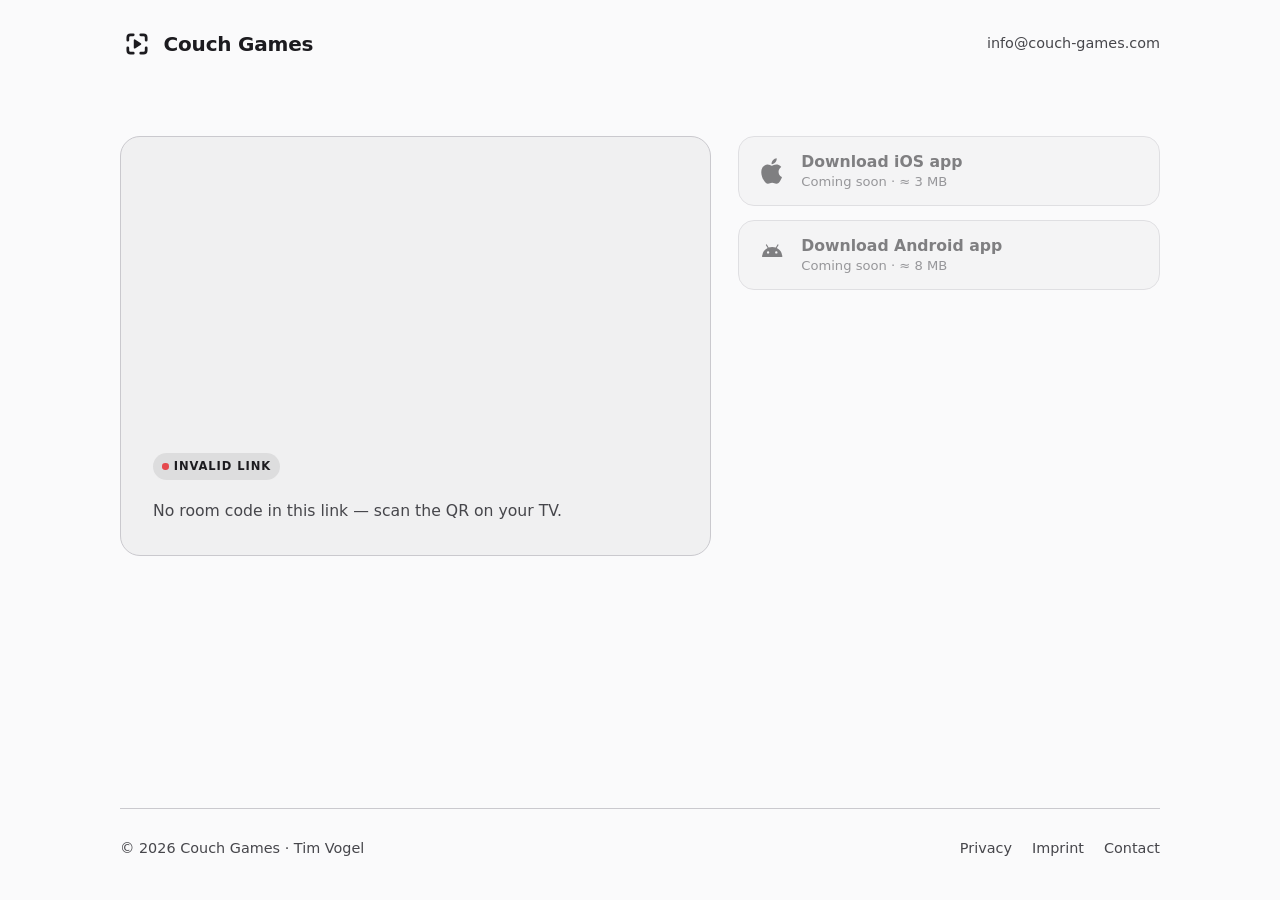
<file: room.html>
<!DOCTYPE html>
<html lang="en">
<head>
  <meta charset="UTF-8">
  <meta name="viewport" content="width=device-width, initial-scale=1.0, viewport-fit=cover">
  <meta name="theme-color" content="#FAFAFB" media="(prefers-color-scheme: light)">
  <meta name="theme-color" content="#0F0F11" media="(prefers-color-scheme: dark)">
  <title>Join room · Couch Games</title>
  <meta name="description" content="Join a Couch Games room from your phone — play in the browser or with the free app.">
  <!-- Per-room URLs are ephemeral (rooms expire); keep them out of search indexes. -->
  <meta name="robots" content="noindex">
  <link rel="icon" href="/favicon.svg?v=4" type="image/svg+xml">
  <link rel="icon" href="/favicon.ico?v=4" sizes="16x16 32x32 48x48">
  <link rel="apple-touch-icon" href="/apple-touch-icon.png?v=4">
  <meta property="og:type" content="website">
  <meta property="og:title" content="Join my Couch Games room">
  <meta property="og:description" content="The TV is the game, your phone is the controller. Tap to join the room.">
  <meta property="og:image" content="https://couch-games.com/assets/artwork/hexstacker-16x9.webp">
  <link rel="stylesheet" href="/assets/theme.css?v=3">
  <link rel="stylesheet" href="/assets/landing.css?v=3">
  <link rel="stylesheet" href="/assets/room.css?v=10">
</head>
<body>
  <div class="wrap">

    <header class="topbar">
      <a class="brand" href="/">
        <svg viewBox="0 0 100 100" aria-hidden="true" fill="none">
          <g stroke="currentColor" stroke-width="8" stroke-linecap="round" stroke-linejoin="round">
            <path d="M39 23 H31 a8 8 0 0 0 -8 8 V39"/>
            <path d="M61 23 H69 a8 8 0 0 1 8 8 V39"/>
            <path d="M61 77 H69 a8 8 0 0 0 8 -8 V61"/>
            <path d="M39 77 H31 a8 8 0 0 1 -8 -8 V61"/>
          </g>
          <path d="M43 39 L43 61 L60 50 Z" fill="currentColor" stroke="currentColor" stroke-width="5" stroke-linejoin="round" stroke-linecap="round"/>
        </svg>
        Couch&nbsp;Games
      </a>
      <a class="topbar__mail" href="mailto:info@couch-games.com">info@couch-games.com</a>
    </header>

    <main class="room">

      <section class="roomcard" id="roomcard" aria-labelledby="room-code">
        <img class="roomcard__bg" id="room-art" alt="" width="1600" height="900" hidden>
        <div class="roomcard__veil" aria-hidden="true"></div>
        <!-- Not-found placeholder: the brand viewfinder, play triangle swapped
             for a question mark. -->
        <svg class="roomcard__mark" id="room-mark" viewBox="0 0 100 100" aria-hidden="true" fill="none" hidden>
          <g stroke="currentColor" stroke-width="8" stroke-linecap="round" stroke-linejoin="round">
            <path d="M39 23 H31 a8 8 0 0 0 -8 8 V39"/>
            <path d="M61 23 H69 a8 8 0 0 1 8 8 V39"/>
            <path d="M61 77 H69 a8 8 0 0 0 8 -8 V61"/>
            <path d="M39 77 H31 a8 8 0 0 1 -8 -8 V61"/>
          </g>
          <text x="50" y="64" text-anchor="middle" fill="currentColor" font-size="42" font-weight="800">?</text>
        </svg>
        <div class="roomcard__inner">
          <span class="badge badge--wait" id="room-status" role="status">Checking room…</span>
          <p class="roomcard__game" id="room-game" role="status" hidden></p>
          <p class="roomcard__code" id="room-code"></p>
          <p class="roomcard__meta" id="room-meta" hidden></p>
        </div>
      </section>

      <section class="join" aria-label="Ways to play">
        <a class="joinbtn" id="join-browser" hidden>
          <span class="joinbtn__label">Play in browser</span>
        </a>

        <div class="join__apps" id="join-apps">
          <!-- hrefs + availability are filled in by room.js (store URLs are constants there) -->
          <a class="appbtn" id="app-ios">
            <svg class="appbtn__icon" viewBox="0 0 24 24" aria-hidden="true" fill="currentColor">
              <path d="M17.05 12.54c-.03-2.55 2.08-3.77 2.17-3.83-1.18-1.73-3.02-1.97-3.68-2-1.56-.16-3.05.92-3.84.92-.79 0-2.02-.9-3.32-.87-1.7.03-3.28.99-4.16 2.52-1.78 3.08-.45 7.63 1.28 10.13.85 1.22 1.85 2.6 3.17 2.55 1.28-.05 1.76-.83 3.3-.83 1.54 0 1.98.83 3.32.8 1.38-.02 2.25-1.24 3.08-2.47.97-1.42 1.37-2.8 1.39-2.87-.03-.01-2.67-1.02-2.71-4.05z"/>
              <path d="M14.51 4.99c.7-.85 1.18-2.03 1.05-3.21-1.01.04-2.24.67-2.97 1.52-.65.75-1.22 1.96-1.07 3.11 1.13.09 2.28-.57 2.99-1.42z"/>
            </svg>
            <span class="appbtn__text">
              <span class="appbtn__title">Download iOS app</span>
              <span class="appbtn__sub" id="app-ios-sub">App Store</span>
            </span>
          </a>
          <a class="appbtn" id="app-android">
            <svg class="appbtn__icon" viewBox="0 0 24 24" aria-hidden="true" fill="currentColor">
              <path d="M15.6 6.36l1.33-2.3a.42.42 0 0 0-.15-.57.42.42 0 0 0-.57.15l-1.35 2.34A8.9 8.9 0 0 0 12 5.5a8.9 8.9 0 0 0-2.86.48L7.79 3.64a.42.42 0 0 0-.57-.15.42.42 0 0 0-.15.57l1.33 2.3A8.06 8.06 0 0 0 4 13.5h16a8.06 8.06 0 0 0-4.4-7.14zM8.75 10.75a.94.94 0 1 1 0-1.88.94.94 0 0 1 0 1.88zm6.5 0a.94.94 0 1 1 0-1.88.94.94 0 0 1 0 1.88z"/>
            </svg>
            <span class="appbtn__text">
              <span class="appbtn__title">Download Android app</span>
              <span class="appbtn__sub" id="app-android-sub">Google Play</span>
            </span>
          </a>
        </div>

        <noscript>
          <p class="join__hint">JavaScript is needed to look up this room.</p>
        </noscript>
      </section>

    </main>

    <footer>
      <div class="footer-row">
        <span>© 2026 Couch Games · Tim Vogel</span>
        <nav class="footer-links">
          <a href="/en/privacy">Privacy</a>
          <a href="/en/imprint">Imprint</a>
          <a href="mailto:info@couch-games.com">Contact</a>
        </nav>
      </div>
    </footer>

  </div>

  <script src="/assets/room.js?v=6"></script>
</body>
</html>
</file>
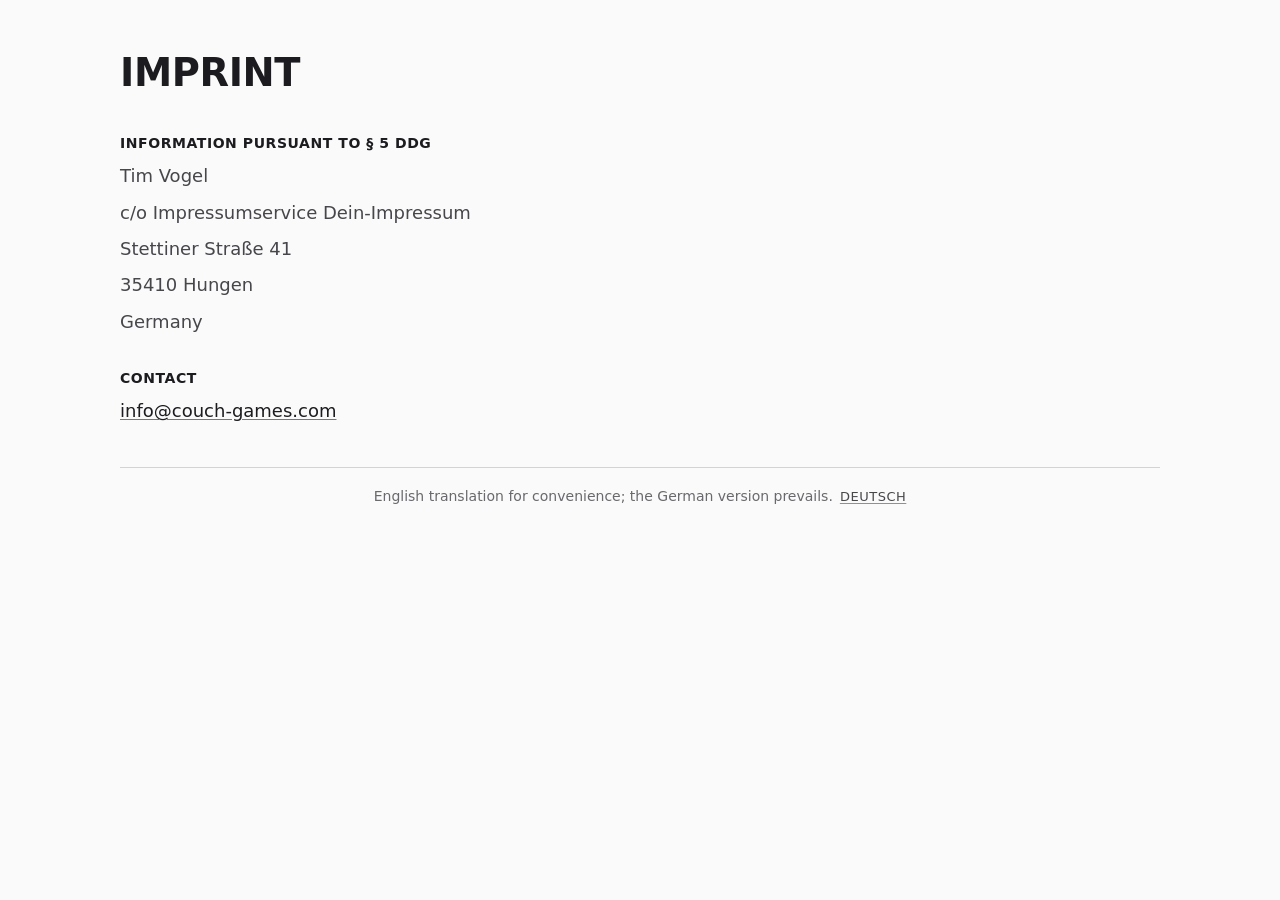
<file: en/imprint.html>
<!DOCTYPE html>
<html lang="en">
<head>
  <meta charset="UTF-8">
  <meta name="viewport" content="width=device-width, initial-scale=1.0, viewport-fit=cover">
  <meta name="theme-color" content="#FAFAFB" media="(prefers-color-scheme: light)">
  <meta name="theme-color" content="#0F0F11" media="(prefers-color-scheme: dark)">
  <meta name="robots" content="noindex">
  <title>Imprint · Couch Games</title>
  <link rel="icon" href="/favicon.svg" type="image/svg+xml">
  <link rel="icon" href="/favicon.ico" sizes="32x32">
  <link rel="stylesheet" href="/assets/theme.css?v=3">
  <link rel="stylesheet" href="/assets/legal.css?v=4">
</head>
<body>
  <main class="legal-shell">
    <h1>IMPRINT</h1>
    <dl>
      <dt>Information pursuant to § 5 DDG</dt>
      <dd>Tim Vogel</dd>
      <dd>c/o Impressumservice Dein-Impressum</dd>
      <dd>Stettiner Straße 41</dd>
      <dd>35410 Hungen</dd>
      <dd>Germany</dd>
      <dt>Contact</dt>
      <dd><a href="mailto:info@couch-games.com">info@couch-games.com</a></dd>
    </dl>
    <p class="footer">
      <span>English translation for convenience; the German version prevails.</span>
      <span><a class="lang-switch" href="/imprint">Deutsch</a></span>
    </p>
  </main>
  <script src="/assets/lang.js?v=2"></script>
</body>
</html>
</file>
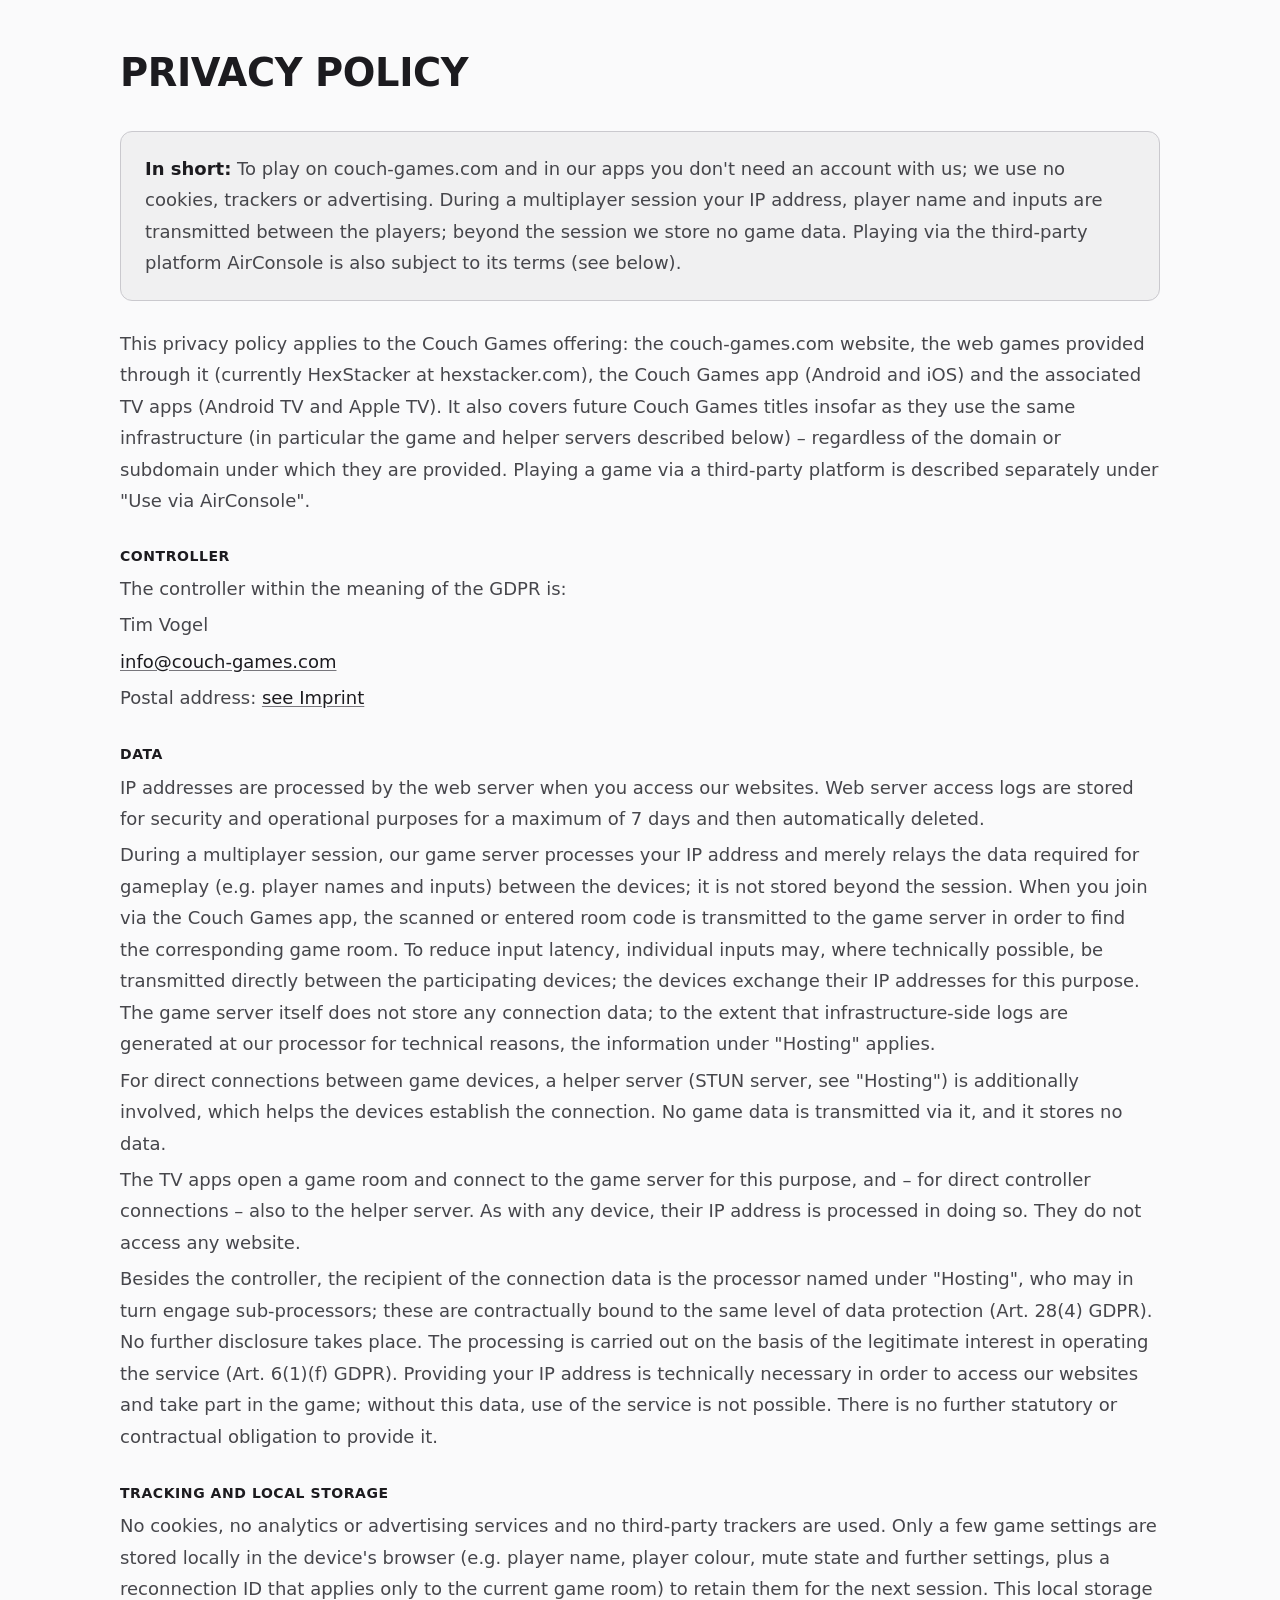
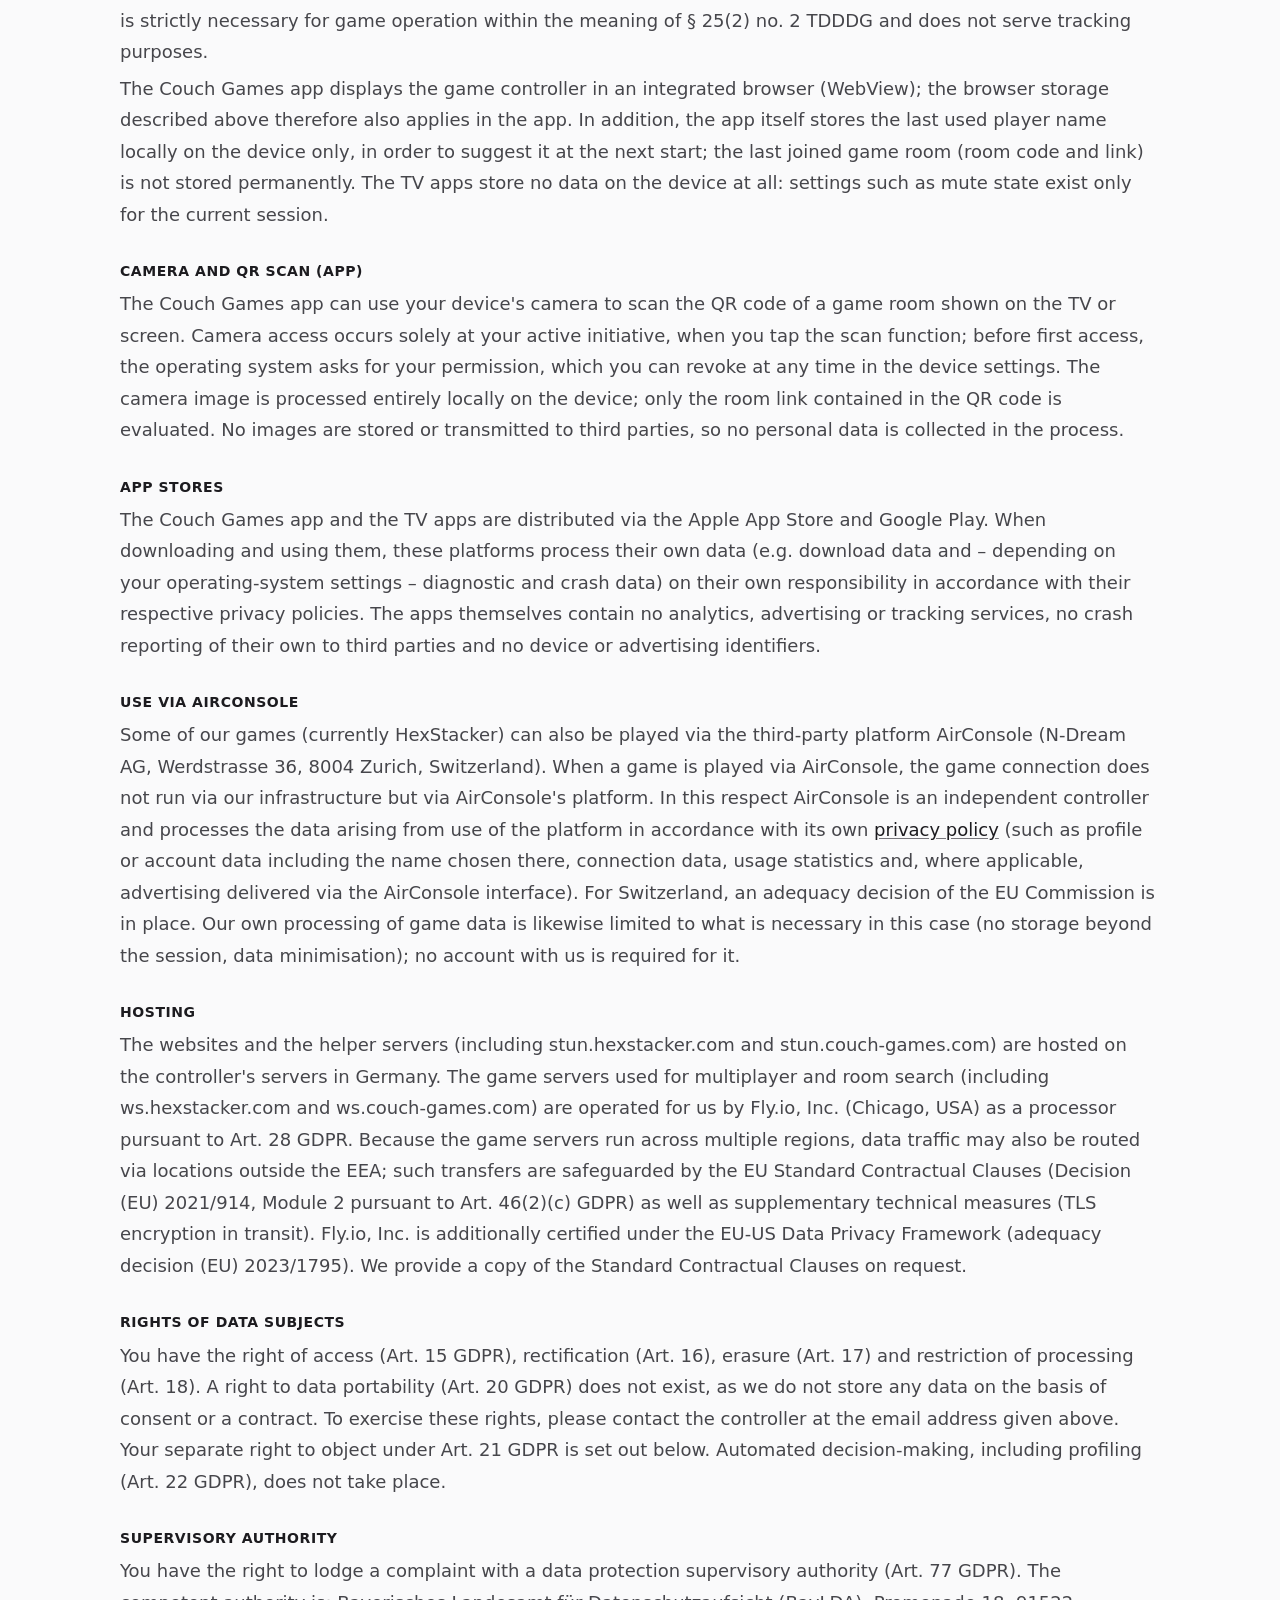
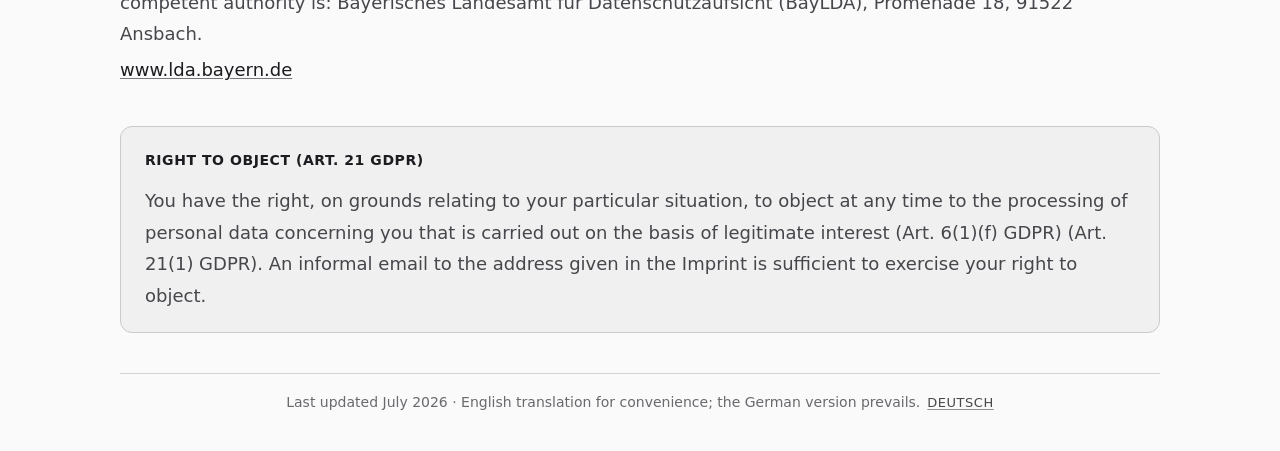
<file: en/privacy.html>
<!DOCTYPE html>
<html lang="en">
<head>
  <meta charset="UTF-8">
  <meta name="viewport" content="width=device-width, initial-scale=1.0, viewport-fit=cover">
  <meta name="theme-color" content="#FAFAFB" media="(prefers-color-scheme: light)">
  <meta name="theme-color" content="#0F0F11" media="(prefers-color-scheme: dark)">
  <meta name="robots" content="noindex">
  <title>Privacy Policy · Couch Games</title>
  <link rel="icon" href="/favicon.svg" type="image/svg+xml">
  <link rel="icon" href="/favicon.ico" sizes="32x32">
  <link rel="stylesheet" href="/assets/theme.css?v=3">
  <link rel="stylesheet" href="/assets/legal.css?v=4">
</head>
<body>
  <main class="legal-shell">
    <h1>PRIVACY POLICY</h1>
    <p class="summary"><strong>In short:</strong> To play on couch-games.com and in our apps you don't need an account with us; we use no cookies, trackers or advertising. During a multiplayer session your IP address, player name and inputs are transmitted between the players; beyond the session we store no game data. Playing via the third-party platform AirConsole is also subject to its terms (see below).</p>
    <p class="intro">This privacy policy applies to the Couch Games offering: the couch-games.com website, the web games provided through it (currently HexStacker at hexstacker.com), the Couch Games app (Android and iOS) and the associated TV apps (Android TV and Apple TV). It also covers future Couch Games titles insofar as they use the same infrastructure (in particular the game and helper servers described below) – regardless of the domain or subdomain under which they are provided. Playing a game via a third-party platform is described separately under "Use via AirConsole".</p>
    <dl>
      <dt>Controller</dt>
      <dd>The controller within the meaning of the GDPR is:</dd>
      <dd>Tim Vogel</dd>
      <dd><a href="mailto:info@couch-games.com">info@couch-games.com</a></dd>
      <dd>Postal address: <a href="/en/imprint">see Imprint</a></dd>
      <dt>Data</dt>
      <dd>IP addresses are processed by the web server when you access our websites. Web server access logs are stored for security and operational purposes for a maximum of 7 days and then automatically deleted.</dd>
      <dd>During a multiplayer session, our game server processes your IP address and merely relays the data required for gameplay (e.g. player names and inputs) between the devices; it is not stored beyond the session. When you join via the Couch Games app, the scanned or entered room code is transmitted to the game server in order to find the corresponding game room. To reduce input latency, individual inputs may, where technically possible, be transmitted directly between the participating devices; the devices exchange their IP addresses for this purpose. The game server itself does not store any connection data; to the extent that infrastructure-side logs are generated at our processor for technical reasons, the information under "Hosting" applies.</dd>
      <dd>For direct connections between game devices, a helper server (STUN server, see "Hosting") is additionally involved, which helps the devices establish the connection. No game data is transmitted via it, and it stores no data.</dd>
      <dd>The TV apps open a game room and connect to the game server for this purpose, and – for direct controller connections – also to the helper server. As with any device, their IP address is processed in doing so. They do not access any website.</dd>
      <dd>Besides the controller, the recipient of the connection data is the processor named under "Hosting", who may in turn engage sub-processors; these are contractually bound to the same level of data protection (Art. 28(4) GDPR). No further disclosure takes place. The processing is carried out on the basis of the legitimate interest in operating the service (Art. 6(1)(f) GDPR). Providing your IP address is technically necessary in order to access our websites and take part in the game; without this data, use of the service is not possible. There is no further statutory or contractual obligation to provide it.</dd>
      <dt>Tracking and local storage</dt>
      <dd>No cookies, no analytics or advertising services and no third-party trackers are used. Only a few game settings are stored locally in the device's browser (e.g. player name, player colour, mute state and further settings, plus a reconnection ID that applies only to the current game room) to retain them for the next session. This local storage is strictly necessary for game operation within the meaning of § 25(2) no. 2 TDDDG and does not serve tracking purposes.</dd>
      <dd>The Couch Games app displays the game controller in an integrated browser (WebView); the browser storage described above therefore also applies in the app. In addition, the app itself stores the last used player name locally on the device only, in order to suggest it at the next start; the last joined game room (room code and link) is not stored permanently. The TV apps store no data on the device at all: settings such as mute state exist only for the current session.</dd>
      <dt>Camera and QR scan (App)</dt>
      <dd>The Couch Games app can use your device's camera to scan the QR code of a game room shown on the TV or screen. Camera access occurs solely at your active initiative, when you tap the scan function; before first access, the operating system asks for your permission, which you can revoke at any time in the device settings. The camera image is processed entirely locally on the device; only the room link contained in the QR code is evaluated. No images are stored or transmitted to third parties, so no personal data is collected in the process.</dd>
      <dt>App Stores</dt>
      <dd>The Couch Games app and the TV apps are distributed via the Apple App Store and Google Play. When downloading and using them, these platforms process their own data (e.g. download data and – depending on your operating-system settings – diagnostic and crash data) on their own responsibility in accordance with their respective privacy policies. The apps themselves contain no analytics, advertising or tracking services, no crash reporting of their own to third parties and no device or advertising identifiers.</dd>
      <dt>Use via AirConsole</dt>
      <dd>Some of our games (currently HexStacker) can also be played via the third-party platform AirConsole (N-Dream AG, Werdstrasse 36, 8004 Zurich, Switzerland). When a game is played via AirConsole, the game connection does not run via our infrastructure but via AirConsole's platform. In this respect AirConsole is an independent controller and processes the data arising from use of the platform in accordance with its own <a href="https://www.airconsole.com/file/terms_of_use.html#privacy" target="_blank" rel="noopener noreferrer">privacy policy</a> (such as profile or account data including the name chosen there, connection data, usage statistics and, where applicable, advertising delivered via the AirConsole interface). For Switzerland, an adequacy decision of the EU Commission is in place. Our own processing of game data is likewise limited to what is necessary in this case (no storage beyond the session, data minimisation); no account with us is required for it.</dd>
      <dt>Hosting</dt>
      <dd>The websites and the helper servers (including stun.hexstacker.com and stun.couch-games.com) are hosted on the controller's servers in Germany. The game servers used for multiplayer and room search (including ws.hexstacker.com and ws.couch-games.com) are operated for us by Fly.io, Inc. (Chicago, USA) as a processor pursuant to Art. 28 GDPR. Because the game servers run across multiple regions, data traffic may also be routed via locations outside the EEA; such transfers are safeguarded by the EU Standard Contractual Clauses (Decision (EU) 2021/914, Module 2 pursuant to Art. 46(2)(c) GDPR) as well as supplementary technical measures (TLS encryption in transit). Fly.io, Inc. is additionally certified under the EU-US Data Privacy Framework (adequacy decision (EU) 2023/1795). We provide a copy of the Standard Contractual Clauses on request.</dd>
      <dt>Rights of data subjects</dt>
      <dd>You have the right of access (Art. 15 GDPR), rectification (Art. 16), erasure (Art. 17) and restriction of processing (Art. 18). A right to data portability (Art. 20 GDPR) does not exist, as we do not store any data on the basis of consent or a contract. To exercise these rights, please contact the controller at the email address given above. Your separate right to object under Art. 21 GDPR is set out below. Automated decision-making, including profiling (Art. 22 GDPR), does not take place.</dd>
      <dt>Supervisory authority</dt>
      <dd>You have the right to lodge a complaint with a data protection supervisory authority (Art. 77 GDPR). The competent authority is: Bayerisches Landesamt für Datenschutzaufsicht (BayLDA), Promenade 18, 91522 Ansbach.</dd>
      <dd><a href="https://www.lda.bayern.de" target="_blank" rel="noopener noreferrer">www.lda.bayern.de</a></dd>
    </dl>
    <section class="objection" aria-labelledby="objection-heading">
      <h2 id="objection-heading">Right to object (Art. 21 GDPR)</h2>
      <p>You have the right, on grounds relating to your particular situation, to object at any time to the processing of personal data concerning you that is carried out on the basis of legitimate interest (Art. 6(1)(f) GDPR) (Art. 21(1) GDPR). An informal email to the address given in the Imprint is sufficient to exercise your right to object.</p>
    </section>
    <p class="footer">
      <span>Last updated July 2026 · English translation for convenience; the German version prevails.</span>
      <span><a class="lang-switch" href="/privacy">Deutsch</a></span>
    </p>
  </main>
  <script src="/assets/lang.js?v=2"></script>
</body>
</html>
</file>
<file: assets/theme.css>
/* ==========================================================
   Couch Games — design tokens (MONO graphite chrome)
   Mirrors the Couch Games Controller launcher: console-shell
   pattern (PS5/Switch/Netflix). Neutral graphite chrome so
   the game posters carry ALL the color. Material 3 values are
   lifted verbatim from the app (theme/Color.kt, CGTheme.swift);
   stock system type scale — no custom display face.
   Follows the system light/dark setting.
   ========================================================== */

:root {
  /* System type — the brand voice lives in the app icon and the
     games' own art, not the launcher chrome. */
  --font-sans: -apple-system, system-ui, "Segoe UI", Roboto, "Helvetica Neue", Arial, sans-serif;

  /* Game accents (from games-manifest.json) — used sparingly; the
     poster art does the real color work. */
  --accent-hexstacker: #FF6B6B;
  --accent-tinytrack: #4ECDC4;
  --accent-powder: #A78BFA;

  --radius-sm: 8px;
  --radius-md: 12px;
  --radius-lg: 16px;
  --radius-xl: 20px;
  --radius-pill: 999px;
  --transition-fast: 0.15s ease;
  --transition-normal: 0.25s ease;

  /* ---- Light scheme (default) ---- */
  --bg: #FAFAFB;
  --surface: #FAFAFB;
  --surface-lowest: #FFFFFF;
  --surface-low: #F0F0F1;
  --surface-container: #EBEBEC;
  --surface-high: #E4E4E5;
  --surface-highest: #DDDDDE;
  --on-surface: #1C1B1F;
  --on-surface-variant: #46464B;
  --outline: #77767C;
  --outline-variant: #CAC9CE;
  --primary: #202024;
  --on-primary: #FFFFFF;
  --scrim: rgba(0, 0, 0, 0.55);
}

@media (prefers-color-scheme: dark) {
  :root {
    --bg: #0F0F11;
    --surface: #0F0F11;
    --surface-lowest: #040405;
    --surface-low: #151517;
    --surface-container: #19191B;
    --surface-high: #222224;
    --surface-highest: #2A2A2C;
    --on-surface: #E6E1E5;
    --on-surface-variant: #C7C6CC;
    --outline: #90909A;
    --outline-variant: #44444A;
    --primary: #E6E1E9;
    --on-primary: #1C1B20;
    --scrim: rgba(0, 0, 0, 0.65);
  }
}

/* Kill the blue tap-highlight box mobile browsers overlay on links
   and buttons; our own :active/:hover states carry the feedback. */
* { -webkit-tap-highlight-color: transparent; }

/* Site-wide keyboard-focus ring. Components with their own ring (e.g. the
   hero CTA on dark artwork) override this with a more specific selector. */
:focus-visible {
  outline: 2px solid var(--outline);
  outline-offset: 3px;
}

@media (prefers-reduced-motion: reduce) {
  * {
    animation: none !important;
    transition: none !important;
  }
}
</file>
<file: assets/landing.css>
/* Shared layout styles for the Couch Games landing pages (EN root + /de/).
   Design tokens (--bg, --on-surface, --radius-*, --transition-*, …) come from
   theme.css, which every page links before this file. */
* { margin: 0; padding: 0; box-sizing: border-box; }

body {
  background: var(--bg);
  color: var(--on-surface);
  font-family: var(--font-sans);
  line-height: 1.6;
  min-height: 100vh; /* fallback for browsers without dvh (Safari < 15.4) */
  min-height: 100dvh;
  -webkit-font-smoothing: antialiased;
  text-rendering: optimizeLegibility;
}
a { color: inherit; }

.wrap {
  width: 100%;
  max-width: 1120px;
  margin: 0 auto;
  padding: 0 clamp(1.25rem, 4vw, 2.5rem);
}

/* ---- Top bar ---- */
.topbar {
  display: flex;
  align-items: center;
  justify-content: space-between;
  padding: clamp(1.25rem, 3vh, 2rem) 0;
}
.brand {
  display: inline-flex;
  align-items: center;
  gap: 0.6rem;
  text-decoration: none;
  font-weight: 700;
  font-size: clamp(1.05rem, 2.4vw, 1.25rem);
  letter-spacing: -0.01em;
  color: var(--on-surface);
  transition: opacity var(--transition-fast);
}
.brand:active { opacity: 0.6; }
.brand svg { width: 1.7em; height: 1.7em; display: block; flex: none; }
.topbar__mail {
  font-size: 0.9rem;
  color: var(--on-surface-variant);
  text-decoration: none;
  transition: color var(--transition-fast), opacity var(--transition-fast);
}
.topbar__mail:hover { color: var(--on-surface); }
.topbar__mail:active { color: var(--on-surface); opacity: 0.6; }

/* ---- Featured hero ---- */
.feature {
  position: relative;
  border-radius: var(--radius-xl);
  overflow: hidden;
  margin-top: 0.5rem;
  min-height: clamp(360px, 54vh, 540px);
  display: flex;
  align-items: flex-end;
  border: 1px solid var(--outline-variant);
}
/* top/right/bottom/left instead of `inset` so Safari < 14.5 keeps the hero. */
.feature__bg {
  position: absolute;
  top: 0; right: 0; bottom: 0; left: 0;
  width: 100%; height: 100%;
  object-fit: cover;
  object-position: 70% center;
}
/* Darkening hugs the bottom-left corner where the copy sits; the art stays
   clear toward the top-right. */
.feature__veil {
  position: absolute;
  top: 0; right: 0; bottom: 0; left: 0;
  background: radial-gradient(120% 140% at 0% 100%,
    rgba(0,0,0,0.86) 0%, rgba(0,0,0,0.7) 30%,
    rgba(0,0,0,0.38) 55%, rgba(0,0,0,0) 82%);
}
/* On narrow screens the text stacks at the bottom, so darken bottom-up
   instead of left-to-right — keeps the headline off the busy hex art. */
@media (max-width: 720px) {
  .feature__bg { object-position: 58% center; }
  .feature__veil {
    background: linear-gradient(0deg,
      rgba(0,0,0,0.86) 0%, rgba(0,0,0,0.75) 46%,
      rgba(0,0,0,0.44) 72%, rgba(0,0,0,0.12) 100%);
  }
}

.feature__inner {
  position: relative;
  padding: clamp(1.5rem, 4vw, 3rem);
  max-width: 40ch;
  color: #fff;
}
.badge {
  display: inline-flex;
  align-items: center;
  gap: 0.45em;
  font-size: 0.72rem;
  font-weight: 700;
  letter-spacing: 0.08em;
  text-transform: uppercase;
  padding: 0.4em 0.8em;
  border-radius: var(--radius-pill);
  background: rgba(255,255,255,0.14);
  -webkit-backdrop-filter: blur(6px);
  backdrop-filter: blur(6px);
}
.badge::before {
  content: "";
  width: 0.55em; height: 0.55em;
  border-radius: 50%;
  background: var(--accent-hexstacker);
}
.feature h1 {
  font-size: clamp(2.1rem, 5.2vw, 3.4rem);
  font-weight: 800;
  letter-spacing: -0.02em;
  line-height: 1.04;
  margin: 0.85rem 0 0.55rem;
  text-shadow: 0 2px 24px rgba(0,0,0,0.4);
}
.feature p {
  color: rgba(255,255,255,0.85);
  font-size: clamp(1rem, 2vw, 1.15rem);
  margin-bottom: 1.4rem;
  max-width: 42ch;
}
.feature__sub { opacity: 0.8; font-size: 0.92em; }
.cta {
  display: inline-flex;
  align-items: center;
  gap: 0.4em;
  padding: 0.78em 1.5em;
  border-radius: var(--radius-pill);
  background: #fff;
  color: #141414;
  font-weight: 700;
  font-size: 0.98rem;
  text-decoration: none;
  transition: transform var(--transition-fast), opacity var(--transition-fast);
}
/* Optically center the label: trim the line box down to the glyph's
   cap/baseline so vertical centering follows the visible text rather than the
   font's (device-dependent) ascender/descender reserve, which otherwise makes
   the label sit slightly high — noticeably so on some fallback fonts.
   Progressive enhancement: ignored where unsupported, leaving prior rendering. */
.cta__label {
  text-box-trim: trim-both;
  text-box-edge: cap alphabetic;
}
.cta::after { content: "→"; }
.cta:hover { opacity: 0.92; }
.cta:active { transform: translateY(1px); }
.cta:focus-visible { outline: 2px solid #fff; outline-offset: 3px; }

/* ---- How-it-works: show the pairing (device visual) ---- */
.how {
  display: flex;
  align-items: center;
  gap: clamp(1rem, 4vw, 2.5rem);
  max-width: 760px;
  margin: clamp(2.25rem, 5vh, 3.5rem) 0 clamp(1.25rem, 2vh, 1.75rem);
  background: var(--surface-low);
  border: 1px solid var(--outline-variant);
  border-radius: var(--radius-lg);
  padding: clamp(1.25rem, 3vw, 1.8rem) clamp(1.4rem, 3vw, 2rem);
}
.how__art { flex: none; color: var(--on-surface); }
.how__art svg { display: block; width: clamp(160px, 27vw, 186px); }
.how__copy h2 { font-size: 1.15rem; font-weight: 700; margin-bottom: 0.3rem; }
.how__copy p { font-size: 0.95rem; color: var(--on-surface-variant); max-width: 44ch; }
.how__copy p .lead { color: var(--on-surface); }
@media (max-width: 560px) {
  .how { flex-direction: column; text-align: center; }
  .how__copy p { margin: 0 auto; }
}

/* ---- Section label ---- */
.section { padding: clamp(1.5rem, 4vh, 2.5rem) 0 0; }
.section__label {
  font-size: 0.78rem;
  font-weight: 700;
  letter-spacing: 0.12em;
  text-transform: uppercase;
  color: var(--on-surface-variant);
  margin-bottom: 1.25rem;
}

/* ---- More games shelf ---- */
.shelf {
  display: grid;
  gap: clamp(1rem, 2.5vw, 1.5rem);
  grid-template-columns: repeat(auto-fill, minmax(260px, 1fr));
}
.tile {
  --accent: var(--outline);
  display: flex;
  flex-direction: column;
  background: var(--surface-low);
  border: 1px solid var(--outline-variant);
  border-radius: var(--radius-lg);
  overflow: hidden;
  transition: transform var(--transition-normal), border-color var(--transition-normal);
}
.tile:hover { transform: translateY(-4px); border-color: var(--accent); }
/* Per-game accents as modifier classes (not inline style="--accent: …")
   so the CSP can stay strict with no 'unsafe-inline' in style-src. */
.tile--tinytrack { --accent: var(--accent-tinytrack); }
.tile--powder { --accent: var(--accent-powder); }
.tile__poster { position: relative; aspect-ratio: 16 / 9; background: var(--surface-container); }
.tile__poster img { width: 100%; height: 100%; object-fit: cover; display: block; }
.tile--soon .tile__poster img { filter: saturate(0.85) brightness(0.9); opacity: 0.9; }
.tile__status {
  position: absolute;
  top: 0.7rem; left: 0.7rem;
  display: inline-flex;
  align-items: center;
  gap: 0.4em;
  padding: 0.3em 0.65em;
  border-radius: var(--radius-pill);
  font-size: 0.7rem;
  font-weight: 700;
  letter-spacing: 0.06em;
  text-transform: uppercase;
  background: var(--scrim);
  color: #fff;
  -webkit-backdrop-filter: blur(6px);
  backdrop-filter: blur(6px);
}
.tile__status::before {
  content: "";
  width: 0.5em; height: 0.5em;
  border-radius: 50%;
  background: var(--accent);
}
.tile__body { padding: 0.95rem 1.1rem 1.2rem; display: flex; flex-direction: column; gap: 0.3rem; }
.tile__body h3 { font-size: 1.1rem; font-weight: 700; letter-spacing: -0.01em; }
.tile__body p { font-size: 0.9rem; color: var(--on-surface-variant); }

.apps-note {
  margin-top: 1.6rem;
  font-size: 0.95rem;
  color: var(--on-surface-variant);
  max-width: 62ch;
}

/* ---- Footer ---- */
footer {
  margin-top: clamp(2.5rem, 6vh, 4rem);
  border-top: 1px solid var(--outline-variant);
  padding: 1.75rem 0 2.5rem;
}
.footer-row {
  display: flex;
  flex-wrap: wrap;
  align-items: center;
  justify-content: space-between;
  gap: 1rem;
  font-size: 0.9rem;
  color: var(--on-surface-variant);
}
.footer-links { display: flex; flex-wrap: wrap; gap: 1.25rem; }
.footer-links a {
  text-decoration: none;
  color: var(--on-surface-variant);
  transition: color var(--transition-fast), opacity var(--transition-fast);
}
.footer-links a:hover { color: var(--on-surface); }
.footer-links a:active { color: var(--on-surface); opacity: 0.6; }

/* ---- Language-suggestion banner (offers the other language) ---- */
.langbar {
  display: flex;
  align-items: center;
  justify-content: center;
  flex-wrap: wrap;
  gap: 0.5rem 1rem;
  margin-top: 0.75rem;
  padding: 0.7rem 1rem;
  border: 1px solid var(--outline-variant);
  border-radius: var(--radius-lg);
  background: var(--surface-low);
  font-size: 0.9rem;
  color: var(--on-surface-variant);
}
.langbar[hidden] { display: none; }
.langbar__accept {
  color: var(--on-surface);
  font-weight: 600;
  text-decoration: none;
  white-space: nowrap;
  transition: opacity var(--transition-fast);
}
.langbar__accept:active { opacity: 0.6; }
.langbar__dismiss {
  margin-left: auto;
  border: 0;
  background: none;
  color: var(--on-surface-variant);
  font-size: 1.1rem;
  line-height: 1;
  padding: 0.2rem 0.4rem;
  cursor: pointer;
  border-radius: var(--radius-pill);
  transition: color var(--transition-fast);
}
.langbar__dismiss:hover { color: var(--on-surface); }
</file>
<file: assets/legal.css>
/* Shared styles for the /privacy and /imprint pages.
   Neutral graphite chrome, matching the Couch Games launcher. */

* { margin: 0; padding: 0; box-sizing: border-box; }

body {
  background: var(--bg);
  color: var(--on-surface-variant);
  font-family: var(--font-sans);
  font-size: clamp(16px, 2vw, 18px);
  line-height: 1.75;
  min-height: 100vh; /* fallback for browsers without dvh (Safari < 15.4) */
  min-height: 100dvh;
  display: flex;
  flex-direction: column;
  align-items: center;
  -webkit-font-smoothing: antialiased;
}

.legal-shell {
  width: 100%;
  /* Match the landing page's main container (.wrap) so the two pages share the
     same width and gutters. */
  max-width: 1120px;
  /* Only a small baseline top padding here — the rest of the gap above the
     title lives on the h1, so that when the apps hide the h1 via CSS injection
     (they have a native title bar) most of the gap collapses but the content
     still keeps a little breathing room from the top. */
  padding: clamp(1.5rem, 3vh, 2rem) clamp(1.25rem, 4vw, 2.5rem) clamp(2rem, 4vh, 3rem);
}

h1 {
  font-family: var(--font-sans);
  color: var(--on-surface);
  font-size: clamp(1.6rem, 5vw, 2.4rem);
  font-weight: 700;
  letter-spacing: -0.01em;
  line-height: 1.15;
  overflow-wrap: break-word;
  /* Together with .legal-shell's top padding this sums to the full gap above
     the title on web; in-app the h1 is hidden so only the shell padding remains. */
  padding-top: clamp(1rem, 3vh, 1.5rem);
  margin-bottom: clamp(1.5rem, 4vh, 2.5rem);
}

.intro {
  margin-bottom: clamp(1.5rem, 3vh, 2rem);
}

/* Friendly plain-language summary above the formal notice. */
.summary {
  padding: 1.3rem 1.5rem;
  background: var(--surface-low);
  border: 1px solid var(--outline-variant);
  border-radius: var(--radius-md);
  margin-bottom: clamp(1.5rem, 3vh, 2rem);
}

.summary strong { color: var(--on-surface); }

/* Language toggle (DE ↔ EN) in the footer. */
.lang-switch { text-transform: uppercase; letter-spacing: 0.04em; font-size: 13px; }

dt {
  color: var(--on-surface);
  font-weight: 700;
  font-size: 14px;
  letter-spacing: 0.04em;
  text-transform: uppercase;
  margin-top: 1.8rem;
}

dt:first-child { margin-top: 0; }

dd { margin: 0.3rem 0 0 0; }

a {
  color: var(--on-surface);
  text-decoration: underline;
  text-underline-offset: 2px;
  text-decoration-color: var(--outline);
  transition: text-decoration-color var(--transition-fast), opacity var(--transition-fast);
}

a:hover,
a:focus-visible,
a:active {
  text-decoration-color: currentColor;
}

a:active { opacity: 0.6; }

a:focus-visible {
  outline: 2px solid var(--outline);
  outline-offset: 2px;
  border-radius: 2px;
}

::selection {
  background: var(--surface-highest);
  color: var(--on-surface);
}

.objection {
  margin-top: 2.5rem;
  padding: 1.3rem 1.5rem;
  background: var(--surface-low);
  border: 1px solid var(--outline-variant);
  border-radius: var(--radius-md);
}

.objection h2 {
  color: var(--on-surface);
  font-size: 14px;
  font-weight: 700;
  letter-spacing: 0.04em;
  text-transform: uppercase;
  margin: 0 0 0.8rem 0;
}

.objection p { margin: 0; }

.footer {
  display: flex;
  flex-wrap: wrap;
  justify-content: center;
  align-items: center;
  gap: 0.5em;
  margin-top: 2.5rem;
  padding-top: 1rem;
  border-top: 1px solid var(--outline-variant);
  font-size: 14px;
  opacity: 0.8;
}
</file>
<file: assets/room.css>
/* Room join page (couch-games.com/<CODE>) — layered on theme.css + landing.css.
   The card starts as neutral chrome and becomes a full-card game banner (key
   art + the landing hero's veil treatment) once the relay tells us which game
   owns the room. */

/* room.js toggles most of the page via the hidden attribute; author display
   values (flex, grid, …) would silently beat the UA's [hidden] rule, which
   has bitten us more than once. Settle it wholesale for this page. */
[hidden] { display: none !important; }

/* Fill the viewport: the content keeps its place below the topbar and the
   spare height collects above the footer, pinning it to the bottom edge.
   (Scoped to this page — room.css only loads on room.html.) */
.wrap {
  min-height: 100vh;
  min-height: 100dvh;
  display: flex;
  flex-direction: column;
}

.room {
  /* A gentle viewport-proportional gap below the topbar; the auto bottom
     margin takes all remaining slack, pinning the footer to the viewport
     bottom edge (the footer's own clamp() margin stays as the minimum gap). */
  margin-top: clamp(0.5rem, 6vh, 3rem);
  margin-bottom: auto;
  display: grid;
  gap: clamp(1.25rem, 3vh, 2rem);
  max-width: 760px;
}

/* ---- Room card ---- */
.roomcard {
  position: relative;
  border-radius: var(--radius-xl);
  overflow: hidden;
  border: 1px solid var(--outline-variant);
  background: var(--surface-low);
  min-height: clamp(260px, 36vh, 380px);
  display: flex;
  align-items: flex-end;
}
.roomcard__bg {
  position: absolute;
  top: 0; right: 0; bottom: 0; left: 0;
  width: 100%; height: 100%;
  object-fit: cover;
  object-position: 58% center;
}
/* Cinematic bottom-left veil: darkest where the type sits, art stays clear
   toward the top-right. Mirrors the landing hero's .feature__veil (slightly
   lighter peak — the text block here is smaller); keep the two in step. */
.roomcard__veil {
  position: absolute;
  top: 0; right: 0; bottom: 0; left: 0;
  visibility: hidden;
  background: radial-gradient(120% 140% at 0% 100%,
    rgba(0,0,0,0.82) 0%, rgba(0,0,0,0.62) 30%,
    rgba(0,0,0,0.32) 55%, rgba(0,0,0,0) 82%);
}
/* Once key art is behind the text, flip the card to hero-style white type. */
.roomcard--art { color: #fff; }
.roomcard--art .roomcard__veil { visibility: visible; }

/* Not-found placeholder mark: floats in the card's clear upper area, dimmed
   and theme-aware (currentColor). */
.roomcard__mark {
  position: absolute;
  top: 50%;
  left: 50%;
  width: clamp(96px, 22vw, 132px);
  height: auto;
  transform: translate(-50%, -62%);
  color: var(--on-surface-variant);
  opacity: 0.4;
}

.roomcard__inner {
  position: relative;
  padding: clamp(1.4rem, 4vw, 2rem);
}

/* The game name is the headline; the code sits quietly beneath it. */
.roomcard__game {
  font-size: clamp(1.8rem, 7vw, 2.4rem);
  font-weight: 800;
  letter-spacing: -0.01em;
  line-height: 1.2;
  margin-bottom: 0.3rem;
  color: var(--on-surface);
}
.roomcard--art .roomcard__game { color: #fff; text-shadow: 0 2px 18px rgba(0,0,0,0.45); }

/* Continuous mono, wide-tracked and slightly dimmed — the typeface says
   "code"; codes are case-sensitive (base58), never restyle their case. */
.roomcard__code {
  font-family: ui-monospace, SFMono-Regular, Menlo, Consolas, monospace;
  font-size: clamp(1.4rem, 5.5vw, 1.9rem);
  font-weight: 700;
  line-height: 1.1;
  letter-spacing: 0.22em;
  color: var(--on-surface-variant);
}
.roomcard--art .roomcard__code { color: rgba(255,255,255,0.88); }

/* Transitional/error copy under the code. */
.roomcard__meta {
  margin-top: 0.5rem;
  font-size: 0.98rem;
  color: var(--on-surface-variant);
}

/* Status badge variants (dot color signals state; landing's .badge supplies
   the shape). The badge only communicates transitional/error states — once
   the room is live, room.js hides it. */
.roomcard .badge { margin-bottom: 0.6rem; }
.badge--wait::before { background: var(--outline); }
.badge--err::before  { background: #E5484D; }
/* The badge sits on chrome (not art) until the game is known, so give it a
   readable fill in both schemes; on art the landing default takes over. */
.roomcard:not(.roomcard--art) .badge {
  background: var(--surface-highest);
  color: var(--on-surface);
}

/* ---- Join options ---- */
.join {
  display: grid;
  gap: 0.9rem;
}
.joinbtn {
  display: flex;
  align-items: center;
  justify-content: center;
  gap: 0.4em;
  padding: 1em 1.5em;
  border-radius: var(--radius-pill);
  background: var(--primary);
  color: var(--on-primary);
  font-weight: 700;
  font-size: 1.05rem;
  text-decoration: none;
  transition: transform var(--transition-fast), opacity var(--transition-fast);
}
.joinbtn::after { content: "→"; }
.joinbtn:hover { opacity: 0.92; }
.joinbtn:active { transform: translateY(1px); }
.joinbtn__label {
  text-box-trim: trim-both;
  text-box-edge: cap alphabetic;
}

.join__apps {
  display: grid;
  grid-template-columns: 1fr 1fr;
  gap: 0.9rem;
}
@media (max-width: 560px) {
  .join__apps { grid-template-columns: 1fr; }
}
.appbtn {
  display: flex;
  align-items: center;
  gap: 0.9rem;
  padding: 0.9rem 1.1rem;
  background: var(--surface-low);
  border: 1px solid var(--outline-variant);
  border-radius: var(--radius-lg);
  text-decoration: none;
  transition: transform var(--transition-normal), border-color var(--transition-normal);
}
.appbtn:hover { transform: translateY(-2px); border-color: var(--outline); }
.appbtn__icon { width: 1.9rem; height: 1.9rem; flex: none; }
.appbtn__text { display: flex; flex-direction: column; line-height: 1.35; }
.appbtn__title { font-weight: 700; font-size: 0.98rem; }
.appbtn__sub { font-size: 0.82rem; color: var(--on-surface-variant); }
/* Store listing not live yet (room.js leaves the href off). */
.appbtn[aria-disabled="true"] {
  opacity: 0.55;
  cursor: default;
}
.appbtn[aria-disabled="true"]:hover { transform: none; border-color: var(--outline-variant); }

.join__hint {
  font-size: 0.92rem;
  color: var(--on-surface-variant);
  max-width: 62ch;
}

/* ---- Wide screens: card and options side by side. Two ways in: a real
   desktop (880px+), or a landscape phone — wide but short, where the stacked
   layout would bury the buttons below the fold. ---- */
@media (min-width: 880px), (min-width: 640px) and (max-height: 520px) {
  .room {
    max-width: 1060px;
    grid-template-columns: minmax(0, 7fr) minmax(300px, 5fr);
    align-items: stretch;
  }
  /* Stretch to the join column, but never collapse flatter than this — the
     not-found column is short (no play button), which would squash the card. */
  .roomcard { min-height: clamp(220px, 56vh, 340px); }
  .join { align-content: start; }
  .join__apps { grid-template-columns: 1fr; }
}
/* Only genuinely tall desktop screens get the big cinematic card. */
@media (min-width: 880px) and (min-height: 600px) {
  .roomcard { min-height: 420px; }
}
/* On landscape-phone-height cards the centered mark would sit behind the
   headline — park it in the top-right corner instead. */
@media (min-width: 640px) and (max-height: 520px) {
  .roomcard__mark {
    left: auto;
    right: 1.25rem;
    top: 1.25rem;
    transform: none;
    width: 64px;
  }
}
</file>
